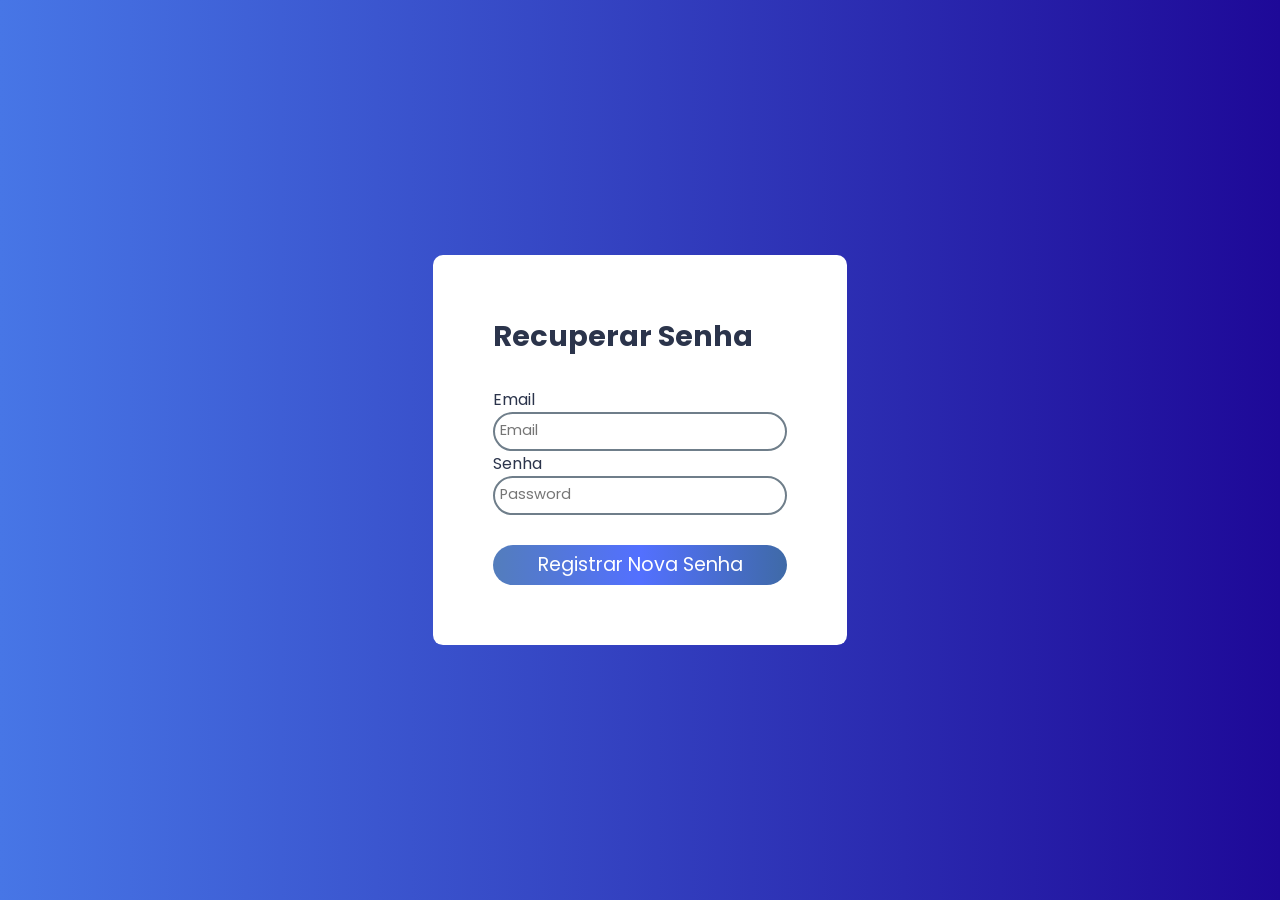
<file: ícone.prog.tcc/index.html>
<!DOCTYPE html>
<html lang="en">
<head>
    <meta charset="UTF-8">
    <meta http-equiv="X-UA-Compatible" content="IE=edge">
    <meta name="viewport" content="width=device-width, initial-scale=1.0">
    <link rel="stylesheet" href="style2.css">
    <title>Recuperar Senha</title>
</head>
<body>
    <div id="form">
        <form action="">
            <h2 class="title">Recuperar Senha</h2>
            <label for="email">Email</label>
            <div class="input">
                <i class="fa-solid fa-envelope"></i>
                <input id="email" name="email" placeholder="Email" type="text" required pattern="[a-z0-9._%+-]+@[a-z0-9.-]+\.[a-z]{2,}$/">
            </div>
            <label for="senha">Senha</label>
            <div class="input">
                <i class="fa-solid fa-lock"></i>
                <input id="senha" name="senha" placeholder="Password" type="password" required>
            </div>
            <div id="btn">
                <button type="submit">Registrar Nova Senha</button>
            </div>
        </form>
    </div>
     <script>
        document.addEventListener('DOMContentLoaded', function() {

            const togglePassword = document.querySelector('.toggle-password');
            const passwordInput = document.querySelector('#password');
            
            togglePassword.addEventListener('click', function() {
                const type = passwordInput.getAttribute('type') === 'password' ? 'text' : 'password';
                passwordInput.setAttribute('type', type);
                
                this.classList.toggle('fa-eye');
                this.classList.toggle('fa-eye-slash');
            });

            const emailInput = document.getElementById('email');
            const emailPattern = /[a-z0-9._%+-]+@[a-z0-9.-]+\.[a-z]{2,}$/;
            
            emailInput.addEventListener('input', function() {
                if (this.value && !emailPattern.test(this.value)) {
                    this.setCustomValidity('Digite um email válido (ex: usuario@gmail.com)');
                } else {
                    this.setCustomValidity('');
                }
            });
        });

        function handleLogin(event) {
            event.preventDefault();
            
            const email = document.getElementById('email').value;
            const password = document.getElementById('password').value;
            
        }

        function getInitialsFromEmail(email) {
            const namePart = email.split('@')[0].toUpperCase();
            const parts = namePart.split('.');
            let initials = parts[0][0];
            
            if (parts.length > 1) {
                initials += parts[1][0];
            } else {
                initials += namePart[1] || '';
            }
            
        }
    </script>
</body>
</html>
</file>
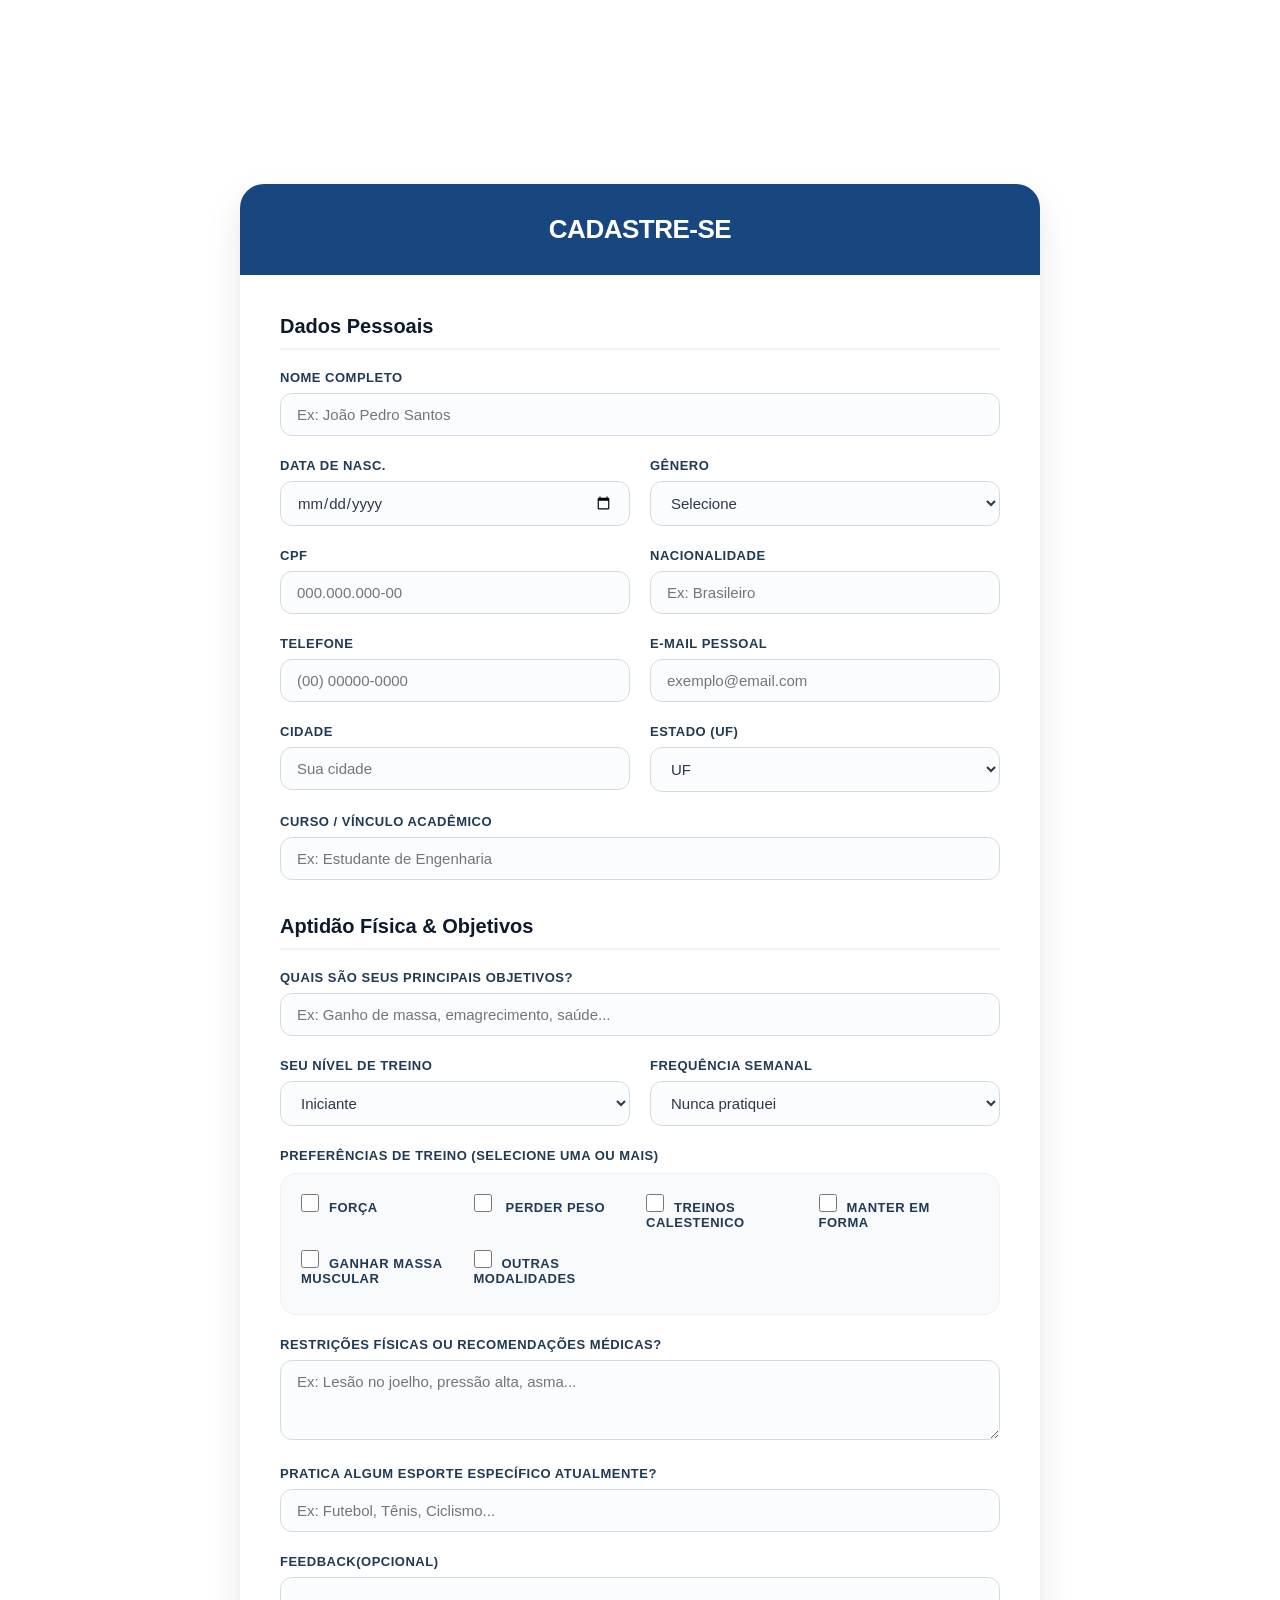
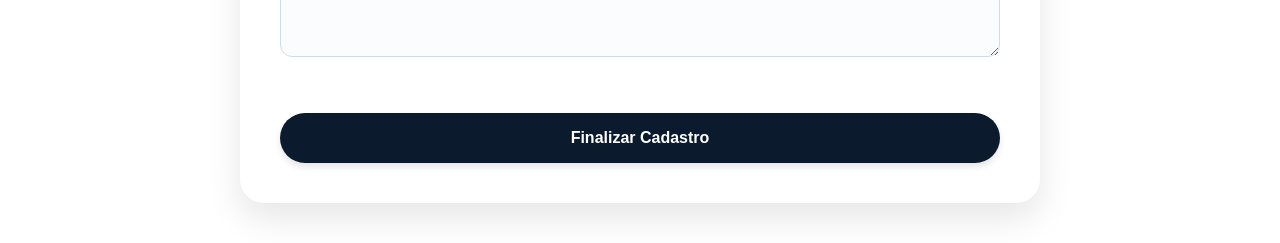
<file: ícone.prog.tcc/cadastrese.html>
<!DOCTYPE html>
<html lang="pt-BR">
<head>
    <meta charset="UTF-8" />
    <meta name="viewport" content="width=device-width, initial-scale=1.0" />
    <title>Cadastro</title>

    <link rel="stylesheet" href="https://cdnjs.cloudflare.com/ajax/libs/font-awesome/6.4.0/css/all.min.css">
    <style>
    
        * {
            margin: 0;
            padding: 0;
            box-sizing: border-box;
        }

        body::before {
            content: "";
            position: fixed;
            top: 0;
            left: 0;
            width: 100%;
            height: 100%;
            background-image: url('https://images.unsplash.com/photo-1534438327276-14e5300c3a48?auto=format&fit=crop&w=1920&q=80');
            background-size: cover;
            background-position: center;
            background-attachment: fixed;
            filter: grayscale(100%) brightness(40%); /* Fundo em preto e branco e levemente escurecido */
            z-index: -1;
        }

        body {
            font-family: Arial, Helvetica, sans-serif;
            display: flex;
            justify-content: center;
            align-items: center;
            min-height: 100vh;
            padding: 40px 20px;
            overflow-x: hidden;
        }

        /* Container Principal para centralizar ambos os estados */
        .main-wrapper {
            width: 100%;
            max-width: 800px;
        }

.logo {
        filter: brightness(0) invert(1); 
        align-items: center;

}

        .form-box {
            background: transparent;
            width: 100%;
            border-radius: 24px;
            box-shadow: 0 15px 35px rgba(0, 0, 0, 0.1);
            overflow: hidden;
            transition: 0.5s;
        }

        .form-header {
            background: #18467f;
            color: white;
            padding: 30px 40px;
            text-align: center;
        }

        .form-header h1 {
            font-size: 26px;
            font-weight: 700;
            letter-spacing: -0.5px;
            text-transform: uppercase;
        }

        .form-header p {
            font-size: 15px;
            opacity: 0.8;
            margin-top: 6px;
        }

        .form-content {
            padding: 40px;
        }

        .form-content h2, 
        .form-content h3 {
            font-size: 20px;
            color: #0b1a2c;
            margin-bottom: 20px;
            padding-bottom: 10px;
            border-bottom: 2px solid #f0f4f8;
            display: flex;
            align-items: center;
        }
        
        .form-content h3 {
            margin-top: 35px;
        }

        .campo {
            margin-bottom: 22px;
        }

        .campo label {
            display: block;
            font-size: 13px;
            font-weight: 700;
            color: #1f3a54;
            margin-bottom: 8px;
            text-transform: uppercase;
            letter-spacing: 0.5px;
        }

        .campo input[type="text"],
        .campo input[type="date"],
        .campo input[type="tel"],
        .campo input[type="email"],
        .campo select,
        .campo textarea {
            width: 100%;
            padding: 12px 16px;
            border: 1px solid #d1dbe5;
            border-radius: 12px;
            font-size: 15px;
            background: #fafcfe;
            transition: all 0.2s ease;
            font-family: inherit;
            color: #2d3748;
        }

        .campo textarea {
            resize: vertical;
            min-height: 80px;
        }

        .campo input:focus,
        .campo select:focus,
        .campo textarea:focus {
            outline: none;
            border-color: #3182ce;
            box-shadow: 0 0 0 3px rgba(49, 130, 206, 0.15);
            background: white;
        }

        .linha-dupla {
            display: grid;
            grid-template-columns: 1fr 1fr;
            gap: 20px;
        }

        .opcoes-grid {
            display: grid;
            grid-template-columns: repeat(auto-fill, minmax(160px, 1fr));
            gap: 12px;
            margin-top: 10px;
            background: #f8fafc;
            padding: 20px;
            border-radius: 16px;
            border: 1px solid #edf2f7;
        }

        .opcao-item {
            display: flex;
            align-items: center;
            cursor: pointer;
            font-size: 14px;
            color: #4a5568;
            user-select: none;
        }

        .opcao-item input {
            margin-right: 10px;
            width: 18px;
            height: 18px;
            cursor: pointer;
            accent-color: #0b1a2c;
        }

        .opcao-item:hover {
            color: #0b1a2c;
        }

        @media (max-width: 600px) {
            .linha-dupla {
                grid-template-columns: 1fr;
                gap: 0;
            }
            .form-content {
                padding: 25px;
            }
        }

        .btn-salvar {
            background: #0b1a2c;
            color: white;
            border: none;
            padding: 16px 24px;
            border-radius: 50px;
            font-size: 16px;
            font-weight: 700;
            width: 100%;
            cursor: pointer;
            margin-top: 30px;
            transition: all 0.3s ease;
            box-shadow: 0 4px 6px rgba(0, 0, 0, 0.1);
        }

        .btn-salvar:hover {
            background: #1a3450;
            transform: translateY(-2px);
            box-shadow: 0 8px 15px rgba(11, 26, 44, 0.2);
        }

        .btn-salvar:active {
            transform: scale(0.98);
        }

        /* ESTILOS DA NOVA PÁGINA (ACADEMIA) */
        #academia-page {
            display: none;
            background: white;
            border-radius: 24px;
            box-shadow: 0 15px 35px rgba(0, 0, 0, 0.1);
            overflow: hidden;
            animation: slideUp 0.8s ease;
        }

        @keyframes slideUp {
            from { opacity: 0; transform: translateY(30px); }
            to { opacity: 1; transform: translateY(0); }
        }

        .hero-academia {
            background: linear-gradient(rgba(11, 26, 44, 0.85), rgba(11, 26, 44, 0.85)), url('https://images.unsplash.com/photo-1534438327276-14e5300c3a48?auto=format&fit=crop&w=1000&q=80');
            background-size: cover;
            background-position: center;
            padding: 60px 40px;
            color: white;
            text-align: center;
        }

        .hero-academia h2 { font-size: 32px; margin-bottom: 10px; text-transform: uppercase; }
        .hero-academia p { font-size: 16px; opacity: 0.9; }

        .cards-servicos {
            display: grid;
            grid-template-columns: repeat(auto-fit, minmax(220px, 1fr));
            gap: 20px;
            padding: 40px;
        }

        .card-servico {
            background: #f8fafc;
            padding: 30px 20px;
            border-radius: 20px;
            text-align: center;
            transition: 0.3s;
            border: 1px solid #edf2f7;
        }

        .card-servico:hover { transform: translateY(-8px); box-shadow: 0 10px 20px rgba(0,0,0,0.05); }
        .card-servico i { font-size: 40px; color: #3182ce; margin-bottom: 15px; }
        .card-servico h4 { color: #0b1a2c; margin-bottom: 10px; }
        .card-servico p { font-size: 14px; color: #4a5568; line-height: 1.5; }

        /* ALERTA CUSTOMIZADO */
        .custom-alert {
            position: fixed;
            top: 20px;
            right: 20px;
            background: #2f855a;
            color: white;
            padding: 16px 24px;
            border-radius: 12px;
            box-shadow: 0 10px 25px rgba(0,0,0,0.2);
            display: flex;
            align-items: center;
            gap: 12px;
            transform: translateX(150%);
            transition: 0.6s cubic-bezier(0.68, -0.55, 0.265, 1.55);
            z-index: 9999;
        }

        .custom-alert.show { transform: translateX(0); }
    </style>
</head>
<body>

    <!-- Alerta de Sucesso -->
    <div id="alertSuccess" class="custom-alert">
        <i class="fas fa-check-circle fa-lg"></i>
        <span>Cadastro realizado com sucesso! Bem-vindo ao AEROFITNESS.</span>
    </div>

    <div class="main-wrapper">

        <div class="logo">
            <img src="Protótipo_TCC__3.png" alt="logo">
        </div>
        
        <!-- FORMULÁRIO (Mantido Intacto) -->
        <div id="form-container">
            <div class="form-box">
                <div class="form-header">
                    <h1>Cadastre-se</h1>
                </div>

                <div class="form-content">
                    <form id="formAcademico">
                        
                        <h2>Dados Pessoais</h2>

                        <div class="campo">
                            <label for="nome">Nome completo</label>
                            <input type="text" id="nome" name="nome" placeholder="Ex: João Pedro Santos" required>
                        </div>

                        <div class="linha-dupla">
                            <div class="campo">
                                <label for="nascimento">Data de nasc.</label>
                                <input type="date" id="nascimento" name="nascimento" required>
                            </div>
                            <div class="campo">
                                <label for="genero">Gênero</label>
                                <select id="genero" name="genero">
                                    <option value="" disabled selected>Selecione</option>
                                    <option value="Feminino">Feminino</option>
                                    <option value="Masculino">Masculino</option>
                                    <option value="Prefiro não informar">Prefiro não informar</option>
                                    <option value="Outro">Outro</option>
                                </select>
                            </div>
                        </div>

                        <div class="linha-dupla">
                            <div class="campo">
                                <label for="cpf">CPF</label>
                                <input type="text" id="cpf" name="cpf" placeholder="000.000.000-00">
                            </div>
                            <div class="campo">
                                <label for="nacionalidade">Nacionalidade</label>
                                <input type="text" id="nacionalidade" name="nacionalidade" placeholder="Ex: Brasileiro">
                            </div>
                        </div>

                        <div class="linha-dupla">
                            <div class="campo">
                                <label for="telefone">Telefone</label>
                                <input type="tel" id="telefone" name="telefone" placeholder="(00) 00000-0000">
                            </div>
                            <div class="campo">
                                <label for="email">E-mail pessoal</label>
                                <input type="email" id="email" name="email" placeholder="exemplo@email.com" required>
                            </div>
                        </div>

                        <div class="linha-dupla">
                            <div class="campo">
                                <label for="cidade">Cidade</label>
                                <input type="text" id="cidade" name="cidade" placeholder="Sua cidade">
                            </div>
                            <div class="campo">
                                <label for="estado">Estado (UF)</label>
                                <select id="estado" name="estado">
                                    <option value="" disabled selected>UF</option>
                                    <option value="AC">AC</option><option value="AL">AL</option><option value="AP">AP</option>
                                    <option value="AM">AM</option><option value="BA">BA</option><option value="CE">CE</option>
                                    <option value="DF">DF</option><option value="ES">ES</option><option value="GO">GO</option>
                                    <option value="MA">MA</option><option value="MT">MT</option><option value="MS">MS</option>
                                    <option value="MG">MG</option><option value="PA">PA</option><option value="PB">PB</option>
                                    <option value="PR">PR</option><option value="PE">PE</option><option value="PI">PI</option>
                                    <option value="RJ">RJ</option><option value="RN">RN</option><option value="RS">RS</option>
                                    <option value="RO">RO</option><option value="RR">RR</option><option value="SC">SC</option>
                                    <option value="SP">SP</option><option value="SE">SE</option><option value="TO">TO</option>
                                </select>
                            </div>
                        </div>

                        <div class="campo">
                            <label for="curso">Curso / Vínculo Acadêmico</label>
                            <input type="text" id="curso" name="curso" placeholder="Ex: Estudante de Engenharia">
                        </div>

                        <h3>Aptidão Física & Objetivos</h3>
                
                        <div class="campo">
                            <label for="objetivos">Quais são seus principais objetivos?</label>
                            <input type="text" id="objetivos" name="objetivos" placeholder="Ex: Ganho de massa, emagrecimento, saúde..." required>
                        </div>

                        <div class="linha-dupla">
                            <div class="campo">
                                <label for="nivel_treino">Seu nível de treino</label>
                                <select id="nivel_treino" name="nivel_treino">
                                    <option value="inicio">Iniciante</option>
                                    <option value="intermediario">Intermediário</option>
                                    <option value="pre-avançado">Pré-avançado</option>
                                    <option value="avançado">Avançado</option>
                                </select>
                            </div>
                            <div class="campo">
                                <label for="frequencia">Frequência Semanal</label>
                                <select id="frequencia" name="frequencia">
                                    <option value="sedentario">Nunca pratiquei</option>
                                    <option value="recente">Comecei recentemente</option>
                                    <option value="regular">2 a 3 vezes por semana</option>
                                    <option value="atleta">Todos os dias</option>
                                </select>
                            </div>
                        </div>

                        <div class="campo">
                            <label>Preferências de Treino (Selecione uma ou mais)</label>
                            <div class="opcoes-grid">
                                <label class="opcao-item"><input type="checkbox" name="preferencia" value="musculacao">Força</label>
                                <label class="opcao-item"><input type="checkbox" name="preferencia" value="cardio"> Perder peso</label>
                                <label class="opcao-item"><input type="checkbox" name="preferencia" value="funcional">Treinos calestenico</label>
                                <label class="opcao-item"><input type="checkbox" name="preferencia" value="crossfit">Manter em forma</label>
                                <label class="opcao-item"><input type="checkbox" name="preferencia" value="yoga">Ganhar massa muscular</label>
                                <label class="opcao-item"><input type="checkbox" name="preferencia" value="natacao">Outras modalidades</label>
                            </div>
                        </div>

                        <div class="campo">
                            <label for="restricoes">Restrições físicas ou recomendações médicas?</label>
                            <textarea id="restricoes" name="restricoes" placeholder="Ex: Lesão no joelho, pressão alta, asma..."></textarea>
                        </div>

                        <div class="campo">
                            <label for="esporte_especifico">Pratica algum esporte específico atualmente?</label>
                            <input type="text" id="esporte_especifico" name="esporte_especifico" placeholder="Ex: Futebol, Tênis, Ciclismo...">
                        </div>

                        <div class="campo">
                            <label for="feedback">Feedback(opcional)</label>
                            <textarea id="feedback" name="feedback" placeholder=""></textarea>
                        </div>
                        
                        <button type="submit" class="btn-salvar">Finalizar Cadastro</button>
                    </form>
                </div>
            </div>
        </div>

        <!-- NOVA PÁGINA (ACADEMIA) -->
        <div id="academia-page">
            <div class="hero-academia">
                <h2>BEM-VINDO À AERO FITNESS, <span id="user-name-display">ATLETA</span>!</h2>
                <p>Seu cadastro foi processado. Prepare-se para transformar seu corpo e mente.</p>
            </div>
            
            <div class="cards-servicos">
                <div class="card-servico">
                    <i class="fas fa-clipboard-list"></i>
                    <h4>Minha Ficha</h4>
                    <p>Acesse seu plano de treino personalizado baseado nos seus objetivos.</p>
                </div>
                <div class="card-servico">
                    <i class="fas fa-dumbbell"></i>
                    <h4>Equipamentos</h4>
                    <p>Conheça nossa estrutura de ponta e as áreas de treino livre.</p>
                </div>
                <div class="card-servico">
                    <i class="fas fa-heartbeat"></i>
                    <h4>Acompanhamento</h4>
                    <p>Agende sua avaliação física mensal com nossos especialistas.</p>
                </div>
            </div>

            <div style="padding: 0 40px 40px; text-align: center;">
                <button class="btn-salvar" style="max-width: 300px;" onclick="location.reload()">Voltar ao Cadastro</button>
            </div>
        </div>

    </div>

    <script>
</file>
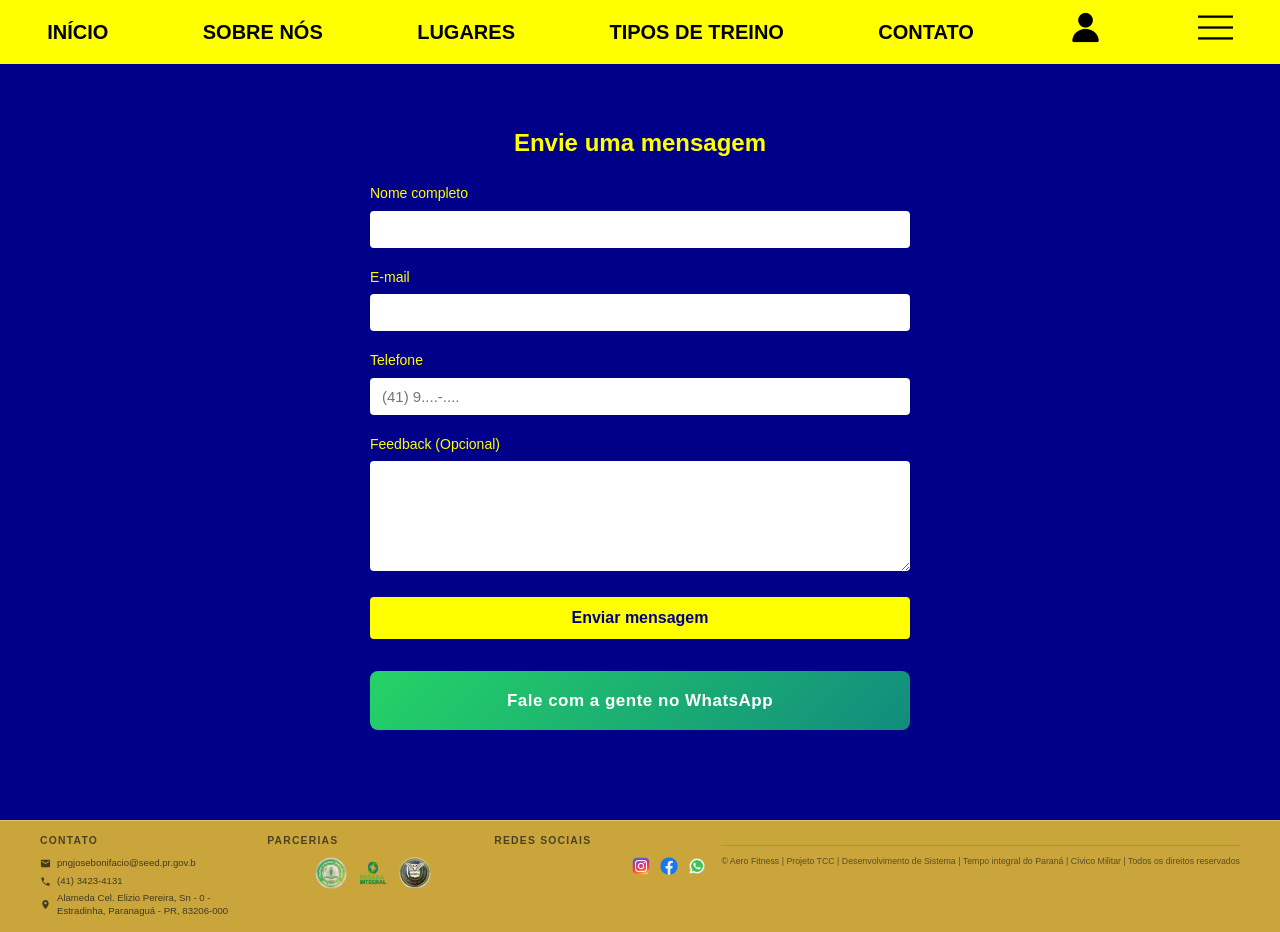
<file: ícone.prog.tcc/contato.html>
<!DOCTYPE html>
<html lang="pt-br">
<head>
    <meta charset="UTF-8">
    <meta name="viewport" content="width=device-width, initial-scale=1.0">
    <title>Contato</title>
    <link rel="stylesheet" href="contato.css">
</head>
<body>
    <nav>
        <div class="barra">
            <ul>
                <li class="active"><a href="Início.html">INÍCIO</a></li>
                <li class="has-submenu">
                    <a href="sobrenos.html">SOBRE NÓS</a>
                </li>
                <li class="active"><a href="localizacao.html">LUGARES</a></li>
                <li class="active"><a href="">TIPOS DE TREINO</a></li>
                <li class="active"><a href="">CONTATO</a></li>
                <li class="usuario">
                    <a href="login02.html" id="userLink"><img src="user.png" alt="Usuário"></a>
                </li>
                <li class="config">
                    <img src="tres.png" alt="Configurações">
                    <div class="sub-conf">
                        <ul>
                            <li><a href="">GOOGLE TRADUTOR</a></li>
                            <li><a href="">LOCALIZAÇÃO</a></li>
                            <li><a href="">DOCS TCC</a></li>
                            <li><a href="">CRONOGRAMA</a></li>
                            <li><a href="">PROTÓTIPO AERO FITNESS</a></li>
                            <li><a href="">ADICIONAIS</a></li>
                        </ul>
                    </div>
                </li>
            </ul>
        </div>
    </nav>
    
    <section class="content">
        <div class="contato-grid">
            <div class="form-box">
                <h2>Envie uma mensagem</h2>
                <form id="contatoForm">
                    <div class="form-group">
                        <label for="nome">Nome completo</label>
                        <input type="text" id="nome" name="nome" required>
                    </div>
                    <div class="form-group">
                        <label for="email">E-mail</label>
                        <input type="email" id="email" name="email" required>
                    </div>
                    <div class="form-group">
                        <label for="telefone">Telefone</label>
                        <input type="tel" id="telefone" name="telefone" placeholder="(41) 9....-...." required>
                    </div>
                    <div class="form-group">
                        <label for="observacao">Feedback (Opcional)</label>
                        <textarea id="observacao" name="observacao"></textarea>
                    </div>
                    <button type="submit" class="submit-btn">Enviar mensagem</button>
                    <p id="formStatus"></p>
                </form>
                
                <a href="https://wa.me/554134234131" class="whats-btn" target="_blank">
                    Fale com a gente no WhatsApp
                </a>
            </div>
        </div>
    </section>

     <footer>
    <footer class="site-footer">
        <div class="footer-container">
            <div class="footer-section contact-section">
                <h3>CONTATO</h3>
                <ul class="contact-list">
                    <li><img src="data:image/svg+xml,%3Csvg xmlns='http://www.w3.org/2000/svg' fill='%232c2a1e' viewBox='0 0 24 24' width='12' height='12'%3E%3Cpath d='M20 4H4c-1.1 0-1.99.9-1.99 2L2 18c0 1.1.9 2 2 2h16c1.1 0 2-.9 2-2V6c0-1.1-.9-2-2-2zm0 4l-8 5-8-5V6l8 5 8-5v2z'/%3E%3C/svg%3E" alt="email"> pngjosebonifacio@seed.pr.gov.b</li>
                    <li><img src="data:image/svg+xml,%3Csvg xmlns='http://www.w3.org/2000/svg' fill='%232c2a1e' viewBox='0 0 24 24' width='12' height='12'%3E%3Cpath d='M6.62 10.79c1.44 2.83 3.76 5.14 6.59 6.59l2.2-2.2c.27-.27.67-.36 1.02-.24 1.12.37 2.33.57 3.57.57.55 0 1 .45 1 1V20c0 .55-.45 1-1 1-9.39 0-17-7.61-17-17 0-.55.45-1 1-1h3.5c.55 0 1 .45 1 1 0 1.25.2 2.45.57 3.57.11.35.03.74-.25 1.02l-2.2 2.2z'/%3E%3C/svg%3E" alt="telefone"> (41) 3423-4131</li>
                    <li><img src="data:image/svg+xml,%3Csvg xmlns='http://www.w3.org/2000/svg' fill='%232c2a1e' viewBox='0 0 24 24' width='12' height='12'%3E%3Cpath d='M12 2C8.13 2 5 5.13 5 9c0 5.25 7 13 7 13s7-7.75 7-13c0-3.87-3.13-7-7-7zm0 9.5c-1.38 0-2.5-1.12-2.5-2.5s1.12-2.5 2.5-2.5 2.5 1.12 2.5 2.5-1.12 2.5-2.5 2.5z'/%3E%3C/svg%3E" alt="maps"> Alameda Cel. Elizio Pereira, Sn - 0 - Estradinha, Paranaguá - PR, 83206-000</li>
                </ul>
            </div>
            <div class="footer-section partnerships-section">
                <h3>PARCERIAS</h3>
                <div class="logos-wrapper">
                    <img src="1.png" alt="estadual">                   
                    <img src="img.pr.colegio.integral.png" alt="integral">   
                    <img src="icone.CECM.02.png" alt="integral">              
                </div>
            </div>  
            <div class="footer-section social-section">
                <h3>REDES SOCIAIS</h3>
                <div class="social-icons-footer">
                    <a href="https://www.instagram.com/png_cejosebonifacio/"><img src="instagram.png" alt="Instagram"></a>
                    <a href="https://web.facebook.com/people/Estadual-Jos%C3%A9-Bonif%C3%A1cio/100092219353603/?rdid=fUCPTQsftdii2f7s&share_url=https%3A%2F%2Fweb.facebook.com%2Fshare%2F17qU9QBFdE%2F%3F_rdc%3D1%26_rdr"><img src="facebook.png" alt="Facebook"></a>
                    <a href="https://api.whatsapp.com/send/?phone=554134234131&text&type=phone_number&app_absent=0"><img src="icons8-whatsapp2-48.png" alt="WhatsApp"></a>
            </div>
        </div>
        <div class="footer-bottom">
            <p>&copy; Aero Fitness | Projeto TCC | Desenvolvimento de Sistema | Tempo integral do Paraná | Cívico Militar | Todos os direitos reservados</p>
        </div>
    </footer>
</body>
</html>
</file>
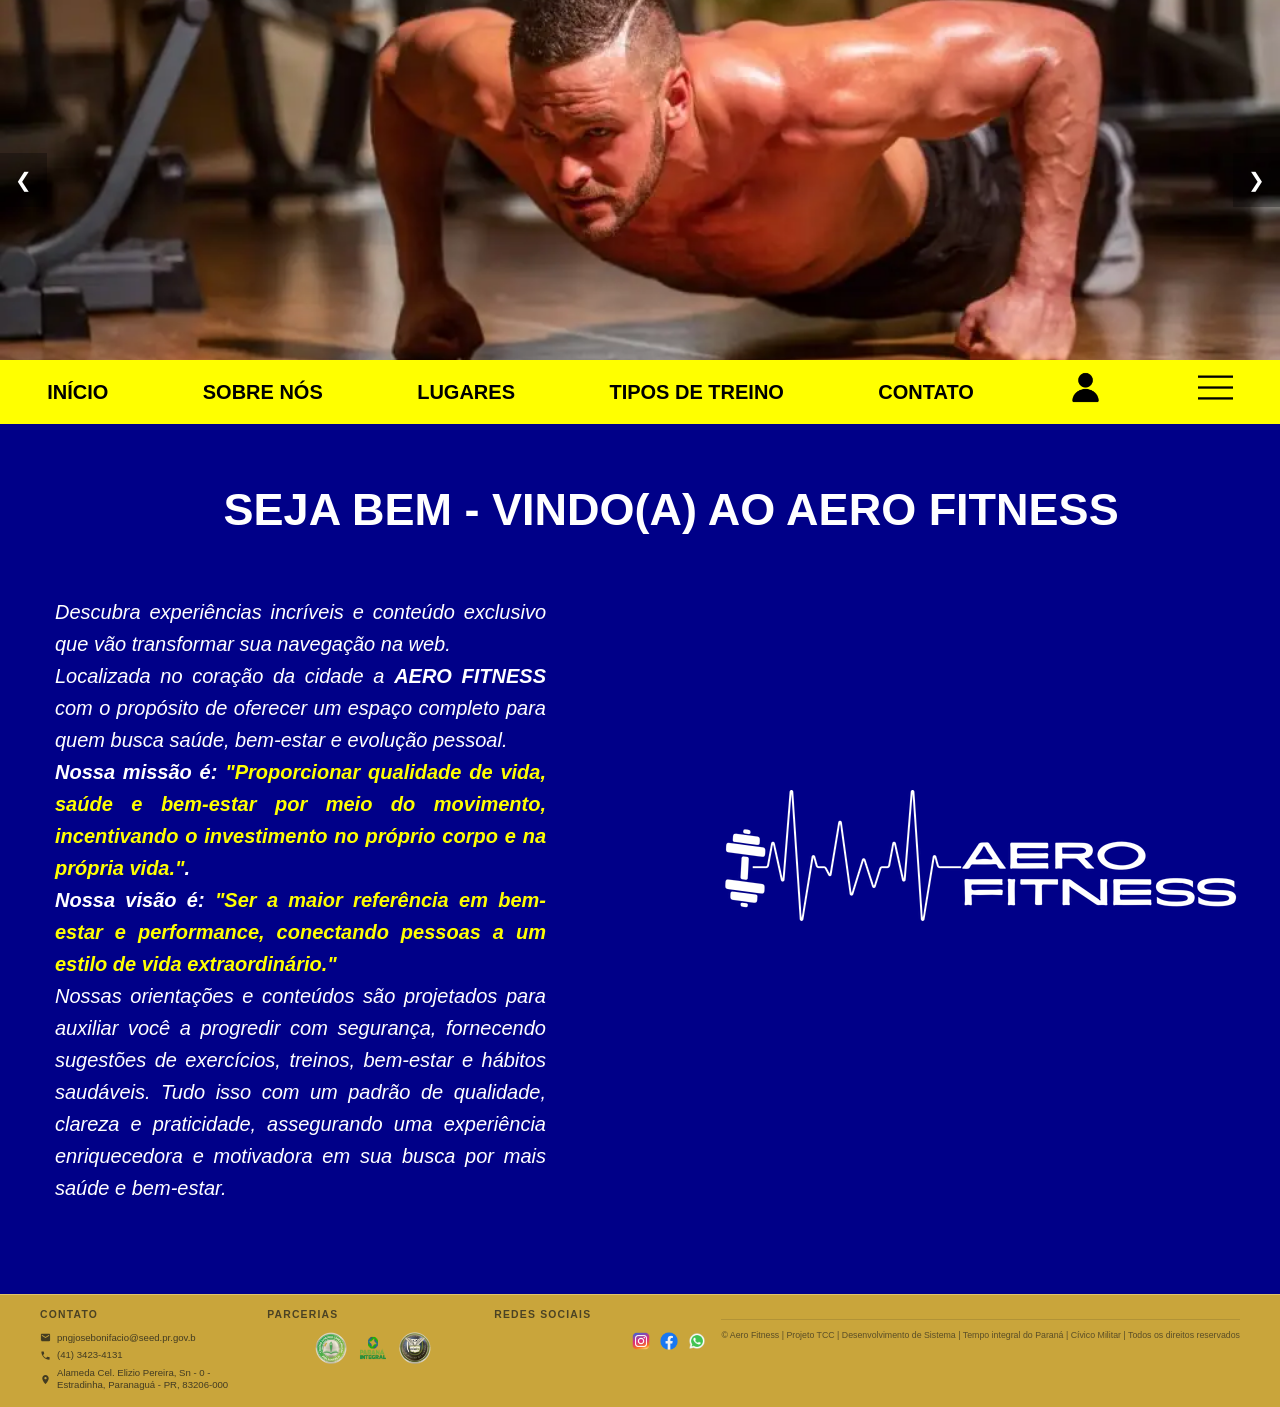
<file: ícone.prog.tcc/Início.html>
<!DOCTYPE html>
<html lang="pt-br">
<head>
    <meta charset="UTF-8">
    <meta name="viewport" content="width=device-width, initial-scale=1.0">
    <title>Aero Fitness</title>
    <link rel="stylesheet" href="Início.css">
</head>
<body>
    <header>
        <div class="carousel">
            <div class="carousel-inner">
                <div class="carousel-item active">
                    <img src="CIA-SJC-Calistenia-flexao-de-braco-Autores-GS2-Marketing-Digital-Freepik-1024x629.webp" alt="Academia 1">
                </div>
                <div class="carousel-item">
                    <img src="abre_guia_corrida.jpg" alt="Academia 2">
                </div>
                <div class="carousel-item">
                    <img src="treino.jfif" alt="Academia 3">
                </div>
                <div class="carousel-item">
                    <img src="alongue.jpg" alt="Academia 4">
                </div>
                <div class="carousel-item">
                    <img src="cal.webp" alt="Academia 5">
                </div>
                <div class="carousel-item">
                    <img src="abdomen.webp" alt="Academia 6">
                </div>
                <div class="carousel-item">
                    <img src="bichobom.jpg" alt="Academia 7">
                </div>
                <div class="carousel-item">
                    <img src="praia.avif" alt="Academia 8">
                </div>
            </div>
            
            <button class="prev" onclick="moveSlide(-1)">&#10094;</button>
            <button class="next" onclick="moveSlide(1)">&#10095;</button>
        </div>
    </header>

    <nav>
        <div class="barra">
            <ul>
                <li class="active"><a href="#">INÍCIO</a></li>
                <li class="has-submenu">
                    <a href="sobrenos.html">SOBRE NÓS</a>
                </li>
                <li class="active"><a href="localizacao.html">LUGARES</a></li>
                <li class="active"><a href="">TIPOS DE TREINO</a></li>
                <li class="active"><a href="contato.html">CONTATO</a></li>
                <li class="usuario">
                    <a href="login02.html" id="userLink"><img src="user.png" alt="Usuário"></a>
                </li>
                <li class="config">
                    <img src="tres.png" alt="Configurações">
                    <div class="sub-conf">
                        <ul>
                            <li><a href="">GOOGLE TRADUTOR</a></li>
                            <li><a href="">LOCALIZAÇÃO</a></li>
                            <li><a href="">DOCS TCC</a></li>
                            <li><a href="">CRONOGRAMA</a></li>
                            <li><a href="">PROTÓTIPO AERO FITNESS</a></li>
                            <li><a href="">ADICIONAIS</a></li>
                        </ul>
                    </div>
                </li>
            </ul>
        </div>
    </nav>
    
    <section class="welcome">
        <div class="welcome-content">
            <h1>SEJA BEM - VINDO(A) AO AERO FITNESS</h1>
            <p>Descubra experiências incríveis e conteúdo exclusivo que vão transformar sua navegação na web.</p>
            <p>Localizada no coração da cidade a <strong>AERO FITNESS</strong> com o propósito de oferecer um espaço completo para quem busca saúde, bem-estar e evolução pessoal.</p>
            
            <p id="missao" class="scroll-target"><em>Nossa missão é: <strong>"Proporcionar qualidade de vida, saúde e bem-estar por meio do movimento, incentivando o investimento no próprio corpo e na própria vida."</strong>.</em></p>
            
            <p id="visao" class="scroll-target"><em>Nossa visão é: <strong>"Ser a maior referência em bem-estar e performance, conectando pessoas a um estilo de vida extraordinário."</strong></em></p>
            
            <p>Nossas orientações e conteúdos são projetados para auxiliar você a progredir com segurança, fornecendo sugestões de exercícios, treinos, bem-estar e hábitos saudáveis. Tudo isso com um padrão de qualidade, clareza e praticidade, assegurando uma experiência enriquecedora e motivadora em sua busca por mais saúde e bem-estar.</p>
        </div>
        <div class="main">
            <div class="logo">
                <img src="Protótipo_TCC__3.png" alt="Logo">
            </div>
        </div>
    </section> 

    

    <script>
        let currentSlide = 0;
        const slides = document.querySelectorAll('.carousel-item');
        const totalSlides = slides.length;

        function moveSlide(direction) {
            slides[currentSlide].classList.remove('active');
            currentSlide = (currentSlide + direction + totalSlides) % totalSlides;
            slides[currentSlide].classList.add('active');
        }

        setInterval(() => {
            moveSlide(1);
        }, 5000);

        document.addEventListener('DOMContentLoaded', function() {
            updateUserIcon();
        });

        function updateUserIcon() {
            const userLink = document.getElementById('userLink');
            const savedUser = localStorage.getItem('loggedInUser');
            
            if (savedUser) {
                try {
                    const user = JSON.parse(savedUser);
                    if (user.loggedIn && user.initials) {
                        userLink.innerHTML = `<span class="user-initials">${user.initials}</span>`;
                        userLink.href = '#';
                        userLink.title = `Olá, ${user.email}`;
                        
                        userLink.onclick = function(e) {
                            e.preventDefault();
                            if (confirm('Deseja fazer logout?')) {
                                localStorage.removeItem('loggedInUser');
                                location.reload();
                            }
                        };
                    }
                } catch (e) {
                    console.error('Erro ao ler dados do usuário:', e);
                }
            }
        }
    </script>
    <footer>
    <footer class="site-footer">
        <div class="footer-container">
            <div class="footer-section contact-section">
                <h3>CONTATO</h3>
                <ul class="contact-list">
                    <li><img src="data:image/svg+xml,%3Csvg xmlns='http://www.w3.org/2000/svg' fill='%232c2a1e' viewBox='0 0 24 24' width='12' height='12'%3E%3Cpath d='M20 4H4c-1.1 0-1.99.9-1.99 2L2 18c0 1.1.9 2 2 2h16c1.1 0 2-.9 2-2V6c0-1.1-.9-2-2-2zm0 4l-8 5-8-5V6l8 5 8-5v2z'/%3E%3C/svg%3E" alt="email"> pngjosebonifacio@seed.pr.gov.b</li>
                    <li><img src="data:image/svg+xml,%3Csvg xmlns='http://www.w3.org/2000/svg' fill='%232c2a1e' viewBox='0 0 24 24' width='12' height='12'%3E%3Cpath d='M6.62 10.79c1.44 2.83 3.76 5.14 6.59 6.59l2.2-2.2c.27-.27.67-.36 1.02-.24 1.12.37 2.33.57 3.57.57.55 0 1 .45 1 1V20c0 .55-.45 1-1 1-9.39 0-17-7.61-17-17 0-.55.45-1 1-1h3.5c.55 0 1 .45 1 1 0 1.25.2 2.45.57 3.57.11.35.03.74-.25 1.02l-2.2 2.2z'/%3E%3C/svg%3E" alt="telefone"> (41) 3423-4131</li>
                    <li><img src="data:image/svg+xml,%3Csvg xmlns='http://www.w3.org/2000/svg' fill='%232c2a1e' viewBox='0 0 24 24' width='12' height='12'%3E%3Cpath d='M12 2C8.13 2 5 5.13 5 9c0 5.25 7 13 7 13s7-7.75 7-13c0-3.87-3.13-7-7-7zm0 9.5c-1.38 0-2.5-1.12-2.5-2.5s1.12-2.5 2.5-2.5 2.5 1.12 2.5 2.5-1.12 2.5-2.5 2.5z'/%3E%3C/svg%3E" alt="maps"> Alameda Cel. Elizio Pereira, Sn - 0 - Estradinha, Paranaguá - PR, 83206-000</li>
                </ul>
            </div>
            <div class="footer-section partnerships-section">
                <h3>PARCERIAS</h3>
                <div class="logos-wrapper">
                    <img src="1.png" alt="estadual">                   
                    <img src="img.pr.colegio.integral.png" alt="integral">   
                    <img src="icone.CECM.02.png" alt="integral">              
                </div>
            </div>
            <div class="footer-section social-section">
                <h3>REDES SOCIAIS</h3>
                <div class="social-icons-footer">
                    <a href="https://www.instagram.com/png_cejosebonifacio/"><img src="instagram.png" alt="Instagram"></a>
                    <a href="https://web.facebook.com/people/Estadual-Jos%C3%A9-Bonif%C3%A1cio/100092219353603/?rdid=fUCPTQsftdii2f7s&share_url=https%3A%2F%2Fweb.facebook.com%2Fshare%2F17qU9QBFdE%2F%3F_rdc%3D1%26_rdr"><img src="facebook.png" alt="Facebook"></a>
                    <a href="https://api.whatsapp.com/send/?phone=554134234131&text&type=phone_number&app_absent=0"><img src="icons8-whatsapp2-48.png" alt="WhatsApp"></a>
            </div>
        </div>
        <div class="footer-bottom">
            <p>&copy; Aero Fitness | Projeto TCC | Desenvolvimento de Sistema | Tempo integral do Paraná | Cívico Militar | Todos os direitos reservados</p>
        </div>
    </footer>
</body>
</html>
</file>
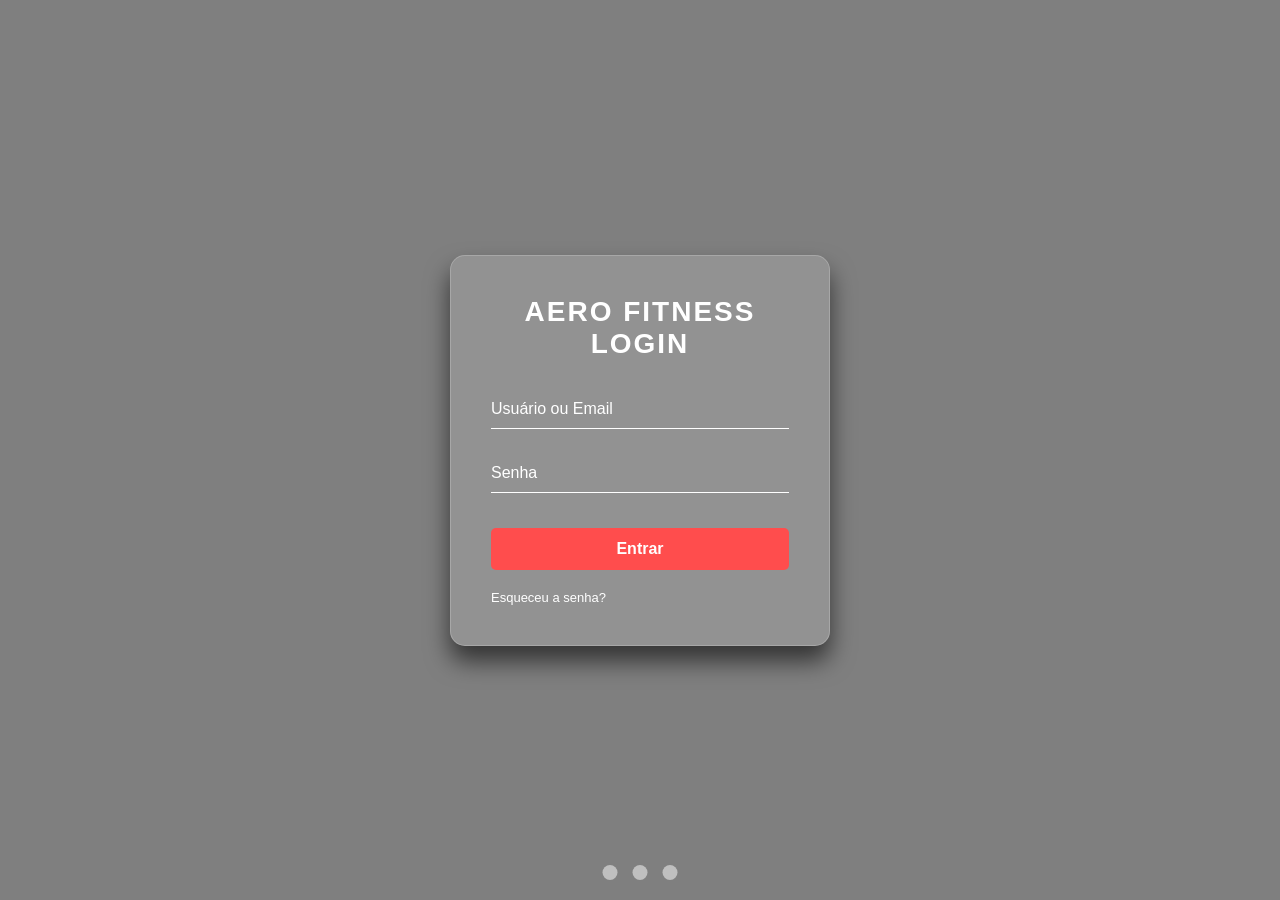
<file: ícone.prog.tcc/login.html>
<!DOCTYPE html>
<html lang="pt-br">
<head>
    <meta charset="UTF-8">
    <meta name="viewport" content="width=device-width, initial-scale=1.0">
    <title>Academia Fit - Login</title>
    <style>
        /* --- Reset Básico --- */
        * {
            margin: 0;
            padding: 0;
            box-sizing: border-box;
            font-family: 'Segoe UI', Tahoma, Geneva, Verdana, sans-serif;
        }

        body {
            height: 100vh;
            overflow: hidden;
            display: flex;
            justify-content: center;
            align-items: center;
        }

        /* --- FUNDO CARROSSEL --- */
        .slider-container {
            position: absolute;
            top: 0;
            left: 0;
            width: 100%;
            height: 100%;
            z-index: -1;
            overflow: hidden;
        }

        .slide-radio { display: none; }

        .slide {
            position: absolute;
            top: 0;
            left: 0;
            width: 100%;
            height: 100%;
            background-size: cover;
            background-position: center;
            opacity: 0;
            transition: opacity 1s ease-in-out;
        }

        .slide-1 { background-image: url('https://images.unsplash.com/photo-1534438327276-14e5300c3a48?q=80&w=1470&auto=format&fit=crop'); }
        .slide-2 { background-image: url('https://images.unsplash.com/photo-1517836357463-d25dfeac3438?q=80&w=1470&auto=format&fit=crop'); }
        .slide-3 { background-image: url('https://images.unsplash.com/photo-1571019614242-c5c5dee9f50b?q=80&w=1470&auto=format&fit=crop'); }

        .overlay {
            position: absolute;
            top: 0;
            left: 0;
            width: 100%;
            height: 100%;
            background: rgba(0, 0, 0, 0.5);
            z-index: 0;
        }

        /* Lógica Carrossel */
        #slide1:checked ~ .slides .slide-1 { opacity: 1; }
        #slide2:checked ~ .slides .slide-2 { opacity: 1; }
        #slide3:checked ~ .slides .slide-3 { opacity: 1; }

        .controls {
            position: absolute;
            bottom: 20px;
            left: 50%;
            transform: translateX(-50%);
            z-index: 10;
            display: flex;
            gap: 15px;
        }

        .btn-label {
            width: 15px;
            height: 15px;
            background-color: rgba(255, 255, 255, 0.5);
            border-radius: 50%;
            cursor: pointer;
            transition: 0.3s;
        }

        .btn-label:hover {
        background-color: #fff; 
        transform: scale(1.2);
        }

        /* --- FORMULÁRIOS (Estilo Glassmorphism) --- */
        .form-box {
            position: relative;
            z-index: 1;
            width: 380px;
            padding: 40px;
            background: rgba(255, 255, 255, 0.15);
            backdrop-filter: blur 5px;
            -webkit-backdrop-filter: blur 10px ;
            border: 1px solid rgba(255, 255, 255, 0.2);
            border-radius: 15px;
            box-shadow: 0 15px 25px rgba(0, 0, 0, 0.6);
            color: #fff;
            display: none; /* Esconde todas as telas inicialmente */
            animation: fadeIn 0.5s ease;
        }

        @keyframes fadeIn {
            from { opacity: 0; transform: translateY(20px); }
            to { opacity: 1; transform: translateY(0); }
        }

        .form-box h2 {
            margin-bottom: 30px;
            font-size: 28px;
            text-transform: uppercase;
            letter-spacing: 2px;
            text-align: center;
        }

        .input-group {
            position: relative;
            margin-bottom: 25px;
        }

        .input-group input {
            width: 100%;
            padding: 10px 0;
            font-size: 16px;
            color: #fff;
            border: none;
            border-bottom: 1px solid #fff;
            outline: none;
            background: transparent;
            transition: 0.3s;
        }

        .input-group label {
            position: absolute;
            top: 0;
            left: 0;
            padding: 10px 0;
            font-size: 16px;
            color: #fff;
            pointer-events: none;
            transition: 0.3s;
        }

        .input-group input:focus ~ label,
        .input-group input:valid ~ label {
            top: -20px;
            left: 0;
            color: #ff4d4d;
            font-size: 12px;
        }

        .submit-btn {
            width: 100%;
            padding: 12px 20px;
            background-color: #ff4d4d;
            color: #fff;
            border: none;
            border-radius: 5px;
            cursor: pointer;
            font-size: 16px;
            font-weight: bold;
            transition: 0.3s;
            margin-top: 10px;
        }

        .submit-btn:hover {
            background-color: #ff3333;
            box-shadow: 0 0 10px #ff4d4d;
        }

        .links {
            margin-top: 25px;
            font-size: 14px;
            text-align: center;
        }

        .links a {
            color: #fff;
            text-decoration: none;
            margin: 0 5px;
        }

        .links a:hover {
            text-decoration: underline;
            color: #ff4d4d;
        }

        .back-link {
            display: block;
            text-align: center;
            margin-top: 15px;
            font-size: 14px;
            color: #ccc;
            cursor: pointer;
        }
        
        .back-link:hover { 
            color: #fff;
        }

        /* --- LÓGICA DE TROCA DE TELAS (Radio Hack) --- */
        /* Controls internos para navegar entre formulários */
        .nav-radio { display: none; }

        /* Mostra a tela conforme radio checado */
        #tela-login:checked ~ .login-box { display: block; }
        #tela-esquecer:checked ~ .esqueci-box { display: block; }
        #tela-cadastrar:checked ~ .cadastro-box { display: block; }

        /* Labels invisíveis para controlar a troca (não precisaremos delas visíveis) */
        
        .alternativas {
            display: flex;
            justify-content: space-between;
            margin-top: 20px;
            font-size: 13px;
        }

        .alternativas label {
            cursor: pointer;
            color: #fff;
            text-decoration: none;
        }

        .alternativas label:hover {
            text-decoration: underline;
            color: #ff4d4d;
        }

        /* Estilo específico para botão Voltar */
        .voltar-btn {
            background: transparent;
            border: 1px solid #fff;
            margin-top: 10px;
        }
        
        .voltar-btn:hover {
            background: rgba(255,255,255,0.1);
            box-shadow: none;
        }

    </style>
</head>
<body>

    <!-- --- CONTROLE DO FUNDO CARROSSEL --- -->
    <div class="slider-container">
        <input type="radio" name="slider" id="slide1" checked class="slide-radio">
        <input type="radio" name="slider" id="slide2" class="slide-radio">
        <input type="radio" name="slider" id="slide3" class="slide-radio">

        <div class="slides">
            <div class="slide slide-1"></div>
            <div class="slide slide-2"></div>
            <div class="slide slide-3"></div>
        </div>

        <div class="overlay"></div>

        <div class="controls">
            <label for="slide1" class="btn-label"></label>
            <label for="slide2" class="btn-label"></label>
            <label for="slide3" class="btn-label"></label>
        </div>
    </div>

    <!-- --- CONTROLE DE NAVEGAÇÃO DAS TELAS (Escondido) --- -->
    <input type="radio" name="navegacao" id="tela-login" checked class="nav-radio">
    <input type="radio" name="navegacao" id="tela-esquecer" class="nav-radio">
    <input type="radio" name="navegacao" id="tela-cadastrar" class="nav-radio">

    <!-- ==================== TELA 1: LOGIN ==================== -->
    <div class="form-box login-box">
        <h2>AERO FITNESS Login</h2>
        <form>
            <div class="input-group">
                <input type="text" required>
                <label>Usuário ou Email</label>
            </div>
            <div class="input-group">
                <input type="password" required>
                <label>Senha</label>
            </div>
            <button type="submit" class="submit-btn">Entrar</button><a href="index.html"></a>
            
            <div class="alternativas">
                <!-- Labels que funcionam como links para trocar de tela -->
                <label for="tela-cadastrar">Esqueceu a senha?</label>
            </div>
        </form>
    </div>


    <div class="form-box cadastro-box">
        <h2>Redefenir a senha</h2>
        <form>
            <div class="input-group">
                <input type="text" required>
                <label>Nome Completo</label>
            </div>
            <div class="input-group">
                <input type="email" required>
                <label>Email</label>
            </div>
            <div class="input-group">
                <input type="password" required>
                <label>Criar Senha</label>
            </div>
            <div class="input-group">
                <input type="password" required>
                <label>Confirmar Senha</label>
            </div>
            <button type="submit" class="submit-btn"><a href="Início.html">Redefenir</a></button>
            
            <label for="tela-login" class="back-link">← Voltar para o Login</label><a href="inicio"></a>
        </form>
    </div>

    
    <script>
        // Criar partículas de fundo
        function createParticles() {
            const particlesContainer = document.getElementById('particles');
            for (let i = 0; i < 20; i++) {
                const particle = document.createElement('div');
                particle.className = 'particle';
                particle.style.left = Math.random() * 100 + '%';
                particle.style.top = Math.random() * 100 + '%';
                particle.style.width = particle.style.height = (Math.random() * 10 + 5) + 'px';
                particle.style.animationDelay = Math.random() * 6 + 's';
                particle.style.animationDuration = (Math.random() * 3 + 4) + 's';
                particlesContainer.appendChild(particle);
            }
        }

        // Simular login real
        document.getElementById('loginForm').addEventListener('submit', function(e) {
            e.preventDefault();
            
            const loginBtn = document.getElementById('loginBtn');
            const email = document.getElementById('email').value;
            const password = document.getElementById('password').value;

            // Simular validação
            if (!email || !password) {
                alert('Por favor, preencha todos os campos!');
                return;
            }

            // Mostrar loading
            loginBtn.textContent = '';
            loginBtn.classList.add('loading');

            // Simular delay de autenticação
            setTimeout(() => {
                // Simular sucesso de login (você pode adicionar validação real aqui)
                localStorage.setItem('loggedIn', 'true');
                localStorage.setItem('userEmail', email);
                
                // Redirecionar para página inicial
                window.location.href = 'dashboard.html';
            }, 2000);
        });

        // Auto-login para teste (remova em produção)
        document.addEventListener('DOMContentLoaded', function() {
            createParticles();
            
            // Preencher campos para teste
            document.getElementById('email').value = 'usuario@exemplo.com';
            document.getElementById('password').value = '123456';
        });

        // Enter para login
        document.addEventListener('keypress', function(e) {
            if (e.key === 'Enter') {
                document.getElementById('loginForm').dispatchEvent(new Event('submit'));
            }
        });
    </script>

</body>
</html>
</file>
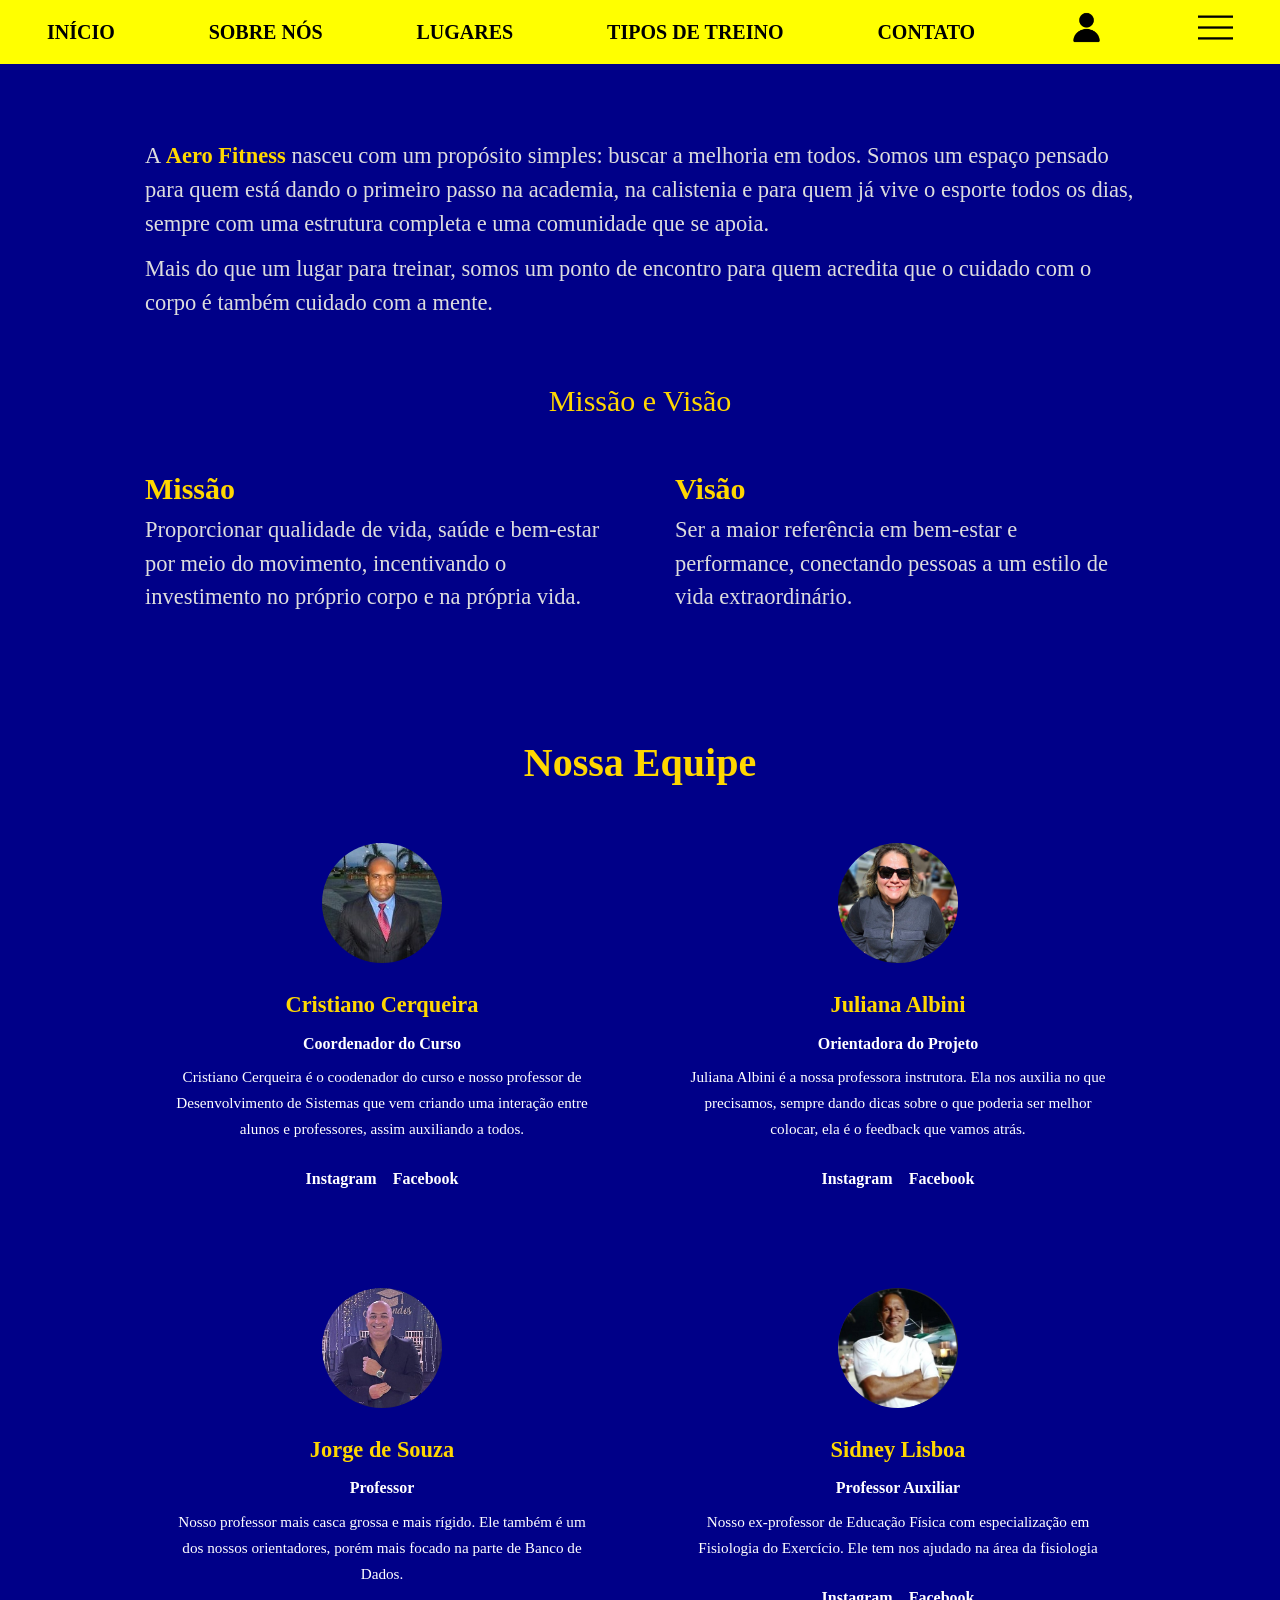
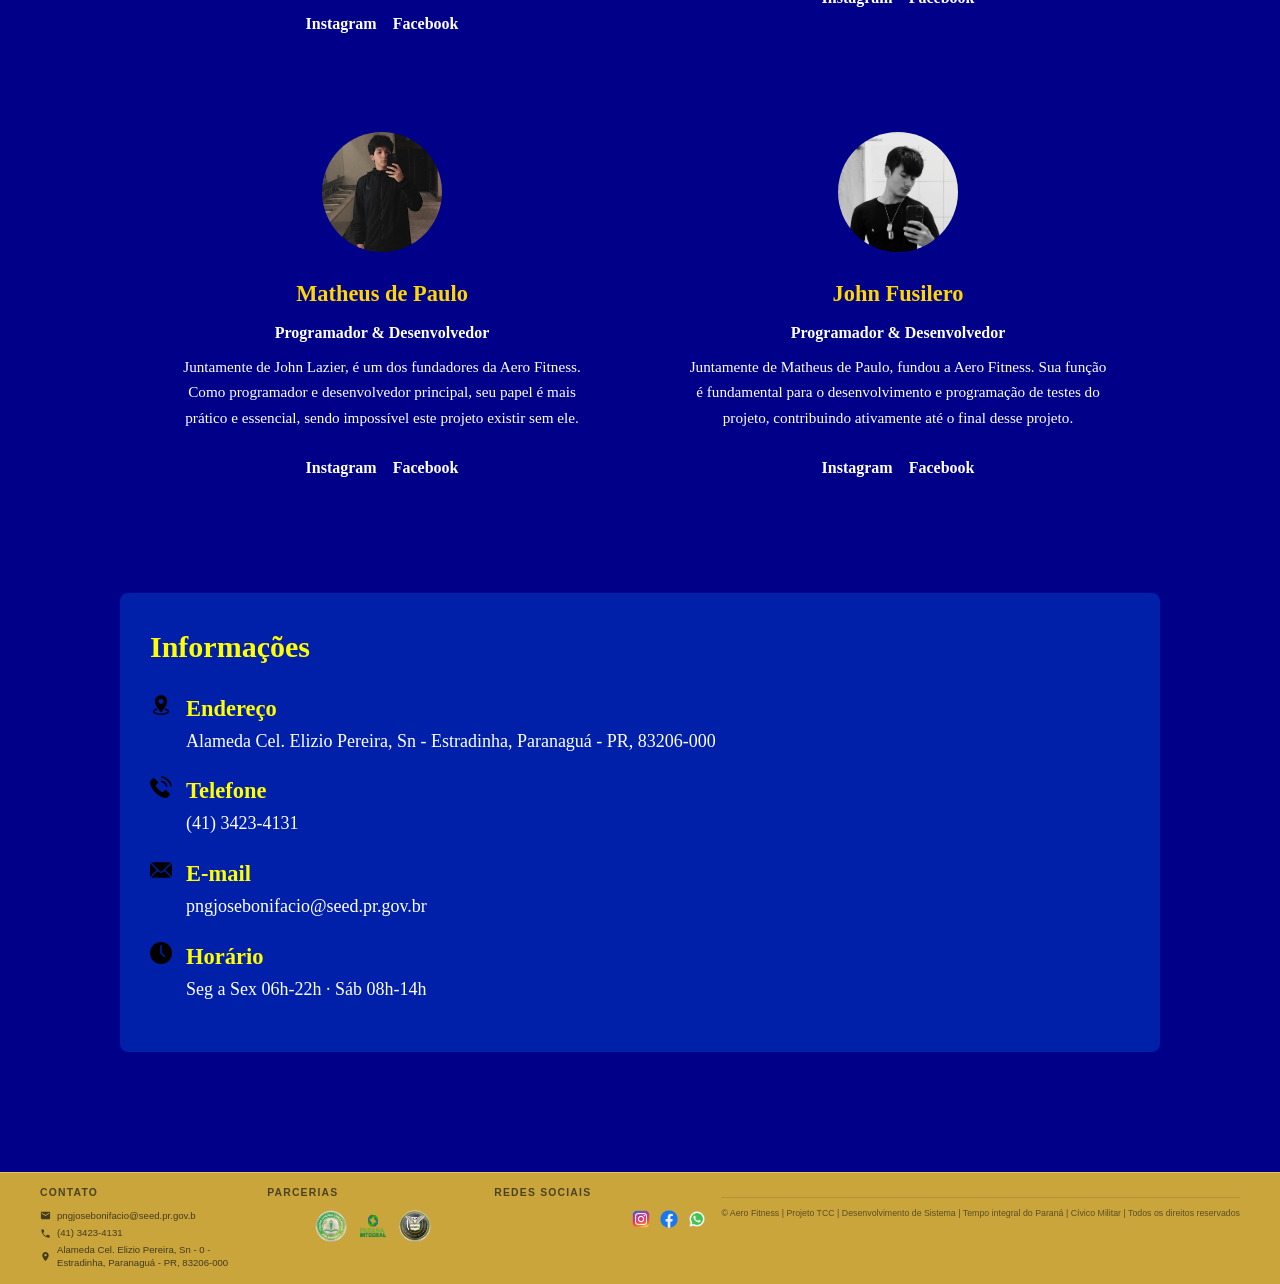
<file: ícone.prog.tcc/sobrenos.html>
<!DOCTYPE html>
<html lang="pt-BR">
<head>
    <meta charset="UTF-8">
    <meta name="viewport" content="width=device-width, initial-scale=1.0">
    <title>Sobre Nós</title>
    <link rel="stylesheet" href="sobrenos.css">
</head>
<body>

    <nav>
        <div class="barra">
            <ul>
                <li class="active"><a href="Início.html">INÍCIO</a></li>
                <li class="has-submenu">
                    <a href="">SOBRE NÓS</a>
                </li>
                <li class="active"><a href="localizacao.html">LUGARES</a></li>
                <li class="active"><a href="">TIPOS DE TREINO</a></li>
                <li class="active"><a href="contato.html">CONTATO</a></li>
                <li class="usuario">
                    <a href="login02.html" id="userLink"><img src="user.png" alt="Usuário"></a>
                </li>
                <li class="config">
                    <img src="tres.png" alt="Configurações">
                    <div class="sub-conf">
                        <ul>
                            <li><a href="">GOOGLE TRADUTOR</a></li>
                            <li><a href="">LOCALIZAÇÃO</a></li>
                            <li><a href="">DOCS TCC</a></li>
                            <li><a href="">CRONOGRAMA</a></li>
                            <li><a href="">PROTÓTIPO AERO FITNESS</a></li>
                            <li><a href="">ADICIONAIS</a></li>
                        </ul>
                    </div>
                </li>
            </ul>
        </div>
    </nav>

    <section class="content">
        <div class="valor-card">
            <p>A <strong>Aero Fitness</strong> nasceu com um propósito simples: buscar a melhoria em todos. Somos um espaço pensado para quem está dando o primeiro passo na academia, na calistenia e para quem já vive o esporte todos os dias, sempre com uma estrutura completa e uma comunidade que se apoia.</p>
            <p>Mais do que um lugar para treinar, somos um ponto de encontro para quem acredita que o cuidado com o corpo é também cuidado com a mente.</p>
        </div>

        <div class="titulo">Missão e Visão</div>
        <div class="valores-grid">
            <div class="valor-card">
                <h3>Missão</h3>
                <p>Proporcionar qualidade de vida, saúde e bem-estar por meio do movimento, incentivando o investimento no próprio corpo e na própria vida.</p>
            </div>
            <div class="valor-card">
                <h3>Visão</h3>
                <p>Ser a maior referência em bem-estar e performance, conectando pessoas a um estilo de vida extraordinário.</p>
            </div>
        </div>

       <section id="equipe" class="equipe">
        <div class="container">
            <h2>Nossa Equipe</h2>
            
            <div class="equipe-grid">
                <div class="equipe-card">
                    <div class="equipe-avatar"><img src="cristiano.jpg" alt="cristiano"></div>
                    <h3>Cristiano Cerqueira</h3>
                    <p class="cargo">Coordenador do Curso</p>
                    <p class="bio">Cristiano Cerqueira é o coodenador do curso e nosso professor de Desenvolvimento de Sistemas que vem criando uma interação entre alunos e professores, assim auxiliando a todos.</p>
                    <div class="redes-sociais">
                        <a href="https://www.instagram.com/cristiano_cerqueira_?igsh=MTN3dDh3dWJ5eGJ0NA%3D%3D">Instagram</a>
                        <a href="https://www.facebook.com/share/1BxsUtBGXs/">Facebook</a>

                    </div>
                </div>
                <div class="equipe-card">
                    <div class="equipe-avatar"><img src="Juliana.jpg" alt="juliana"></div>
                    <h3>Juliana Albini</h3>
                    <p class="cargo">Orientadora do Projeto</p>
                    <p class="bio">Juliana Albini é a nossa professora instrutora. Ela nos auxilia no que precisamos, sempre dando dicas sobre o que poderia ser melhor colocar, ela é o feedback que vamos atrás.</p>
                    <div class="redes-sociais">
                        <a href="https://www.instagram.com/juliana.albini?igsh=azFzZjJid3RjZDM5">Instagram</a>
                        <a href="https://www.facebook.com/share/1GN2yzP4cf/">Facebook</a>

                    </div>
                </div>
                <div class="equipe-card">
                    <div class="equipe-avatar"><img src="Jorge.jpg" alt="jorge"></div>
                    <h3>Jorge de Souza</h3>
                    <p class="cargo">Professor</p>
                    <p class="bio">Nosso professor mais casca grossa e mais rígido. Ele também é um dos nossos orientadores, porém mais focado na parte de Banco de Dados.</p>
                    <div class="redes-sociais">
                        <a href="https://www.instagram.com/p/DZTwqBIDucR/">Instagram</a>
                        <a href="https://www.facebook.com/share/1Jk91juvmA/">Facebook</a>

                    </div>
                </div>
                <div class="equipe-card">
                    <div class="equipe-avatar"><img src="Sidney.jpg" alt="sidney"></div>
                    <h3>Sidney Lisboa</h3>
                    <p class="cargo">Professor Auxiliar</p>
                    <p class="bio">Nosso ex-professor de Educação Física com especialização em Fisiologia do Exercício. Ele tem nos ajudado na área da fisiologia</p>
                    <div class="redes-sociais">
                        <a href="https://www.instagram.com/sidney.miranda.31508?igsh=ZnQ0azN1cGVwZXg5">Instagram</a>
                        <a href="https://www.facebook.com/share/1DZdMFTKqA/">Facebook</a>

                    </div>
                </div>
                <div class="equipe-card">
                    <div class="equipe-avatar"><img src="Matheus.jpg" alt="matheus"></div>
                    <h3>Matheus de Paulo</h3>
                    <p class="cargo">Programador & Desenvolvedor</p>
                    <p class="bio">Juntamente de John Lazier, é um dos fundadores da Aero Fitness. Como programador e desenvolvedor principal, seu papel é mais prático e essencial, sendo impossível este projeto existir sem ele.</p>
                    <div class="redes-sociais">
                        <a href="https://www.instagram.com/mth13s?igsh=MWNrN3lwZjl5NnVyeg%3D%3D">Instagram</a>
                        <a href="https://www.instagram.com/mth13s?igsh=MWNrN3lwZjl5NnVyeg%3D%3D">Facebook</a>

                    </div>
                </div>
                <div class="equipe-card">
                    <div class="equipe-avatar"><img src="John.jpg" alt="john"></div>
                    <h3>John Fusilero</h3>
                    <p class="cargo">Programador & Desenvolvedor</p>
                    <p class="bio">Juntamente de Matheus de Paulo, fundou a Aero Fitness. Sua função é fundamental para o desenvolvimento e programação de testes do projeto, contribuindo ativamente até o final desse projeto.</p>
                    <div class="redes-sociais">
                        <a href="https://www.instagram.com/m3r1d1an_falc0n?igsh=OG5veDU3bXoyMmdk">Instagram</a>
                        <a href="https://www.facebook.com/share/1NwpJdfkxv/">Facebook</a>

                    </div>
                </div>
            </div>
        </div>
    </section>

        <div class="info-box">
            <h2>Informações</h2>

            <div class="info-item">
                <img src="localizacao.png" alt="endereco">
                <div>
                    <strong>Endereço</strong>
                    <span>Alameda Cel. Elizio Pereira, Sn - Estradinha, Paranaguá - PR, 83206-000</span>
                </div>
            </div>

            <div class="info-item">
                <img src="telefone.png" alt="telefone">
                <div>
                    <strong>Telefone</strong>
                    <span>(41) 3423-4131</span>
                </div>
            </div>

            <div class="info-item">
                <img src="mail.png" alt="email">
                <div>
                    <strong>E-mail</strong>
                    <span>pngjosebonifacio@seed.pr.gov.br</span>
                </div>
            </div>

            <div class="info-item">
                <img src="relogio.png" alt="relogio">
                <div>
                    <strong>Horário</strong>
                    <span>Seg a Sex 06h-22h · Sáb 08h-14h</span>
                </div>
            </div>
        </div>
    </section>
    
 <footer>
    <footer class="site-footer">
        <div class="footer-container">
            <div class="footer-section contact-section">
                <h3>CONTATO</h3>
                <ul class="contact-list">
                    <li><img src="data:image/svg+xml,%3Csvg xmlns='http://www.w3.org/2000/svg' fill='%232c2a1e' viewBox='0 0 24 24' width='12' height='12'%3E%3Cpath d='M20 4H4c-1.1 0-1.99.9-1.99 2L2 18c0 1.1.9 2 2 2h16c1.1 0 2-.9 2-2V6c0-1.1-.9-2-2-2zm0 4l-8 5-8-5V6l8 5 8-5v2z'/%3E%3C/svg%3E" alt="email"> pngjosebonifacio@seed.pr.gov.b</li>
                    <li><img src="data:image/svg+xml,%3Csvg xmlns='http://www.w3.org/2000/svg' fill='%232c2a1e' viewBox='0 0 24 24' width='12' height='12'%3E%3Cpath d='M6.62 10.79c1.44 2.83 3.76 5.14 6.59 6.59l2.2-2.2c.27-.27.67-.36 1.02-.24 1.12.37 2.33.57 3.57.57.55 0 1 .45 1 1V20c0 .55-.45 1-1 1-9.39 0-17-7.61-17-17 0-.55.45-1 1-1h3.5c.55 0 1 .45 1 1 0 1.25.2 2.45.57 3.57.11.35.03.74-.25 1.02l-2.2 2.2z'/%3E%3C/svg%3E" alt="telefone"> (41) 3423-4131</li>
                    <li><img src="data:image/svg+xml,%3Csvg xmlns='http://www.w3.org/2000/svg' fill='%232c2a1e' viewBox='0 0 24 24' width='12' height='12'%3E%3Cpath d='M12 2C8.13 2 5 5.13 5 9c0 5.25 7 13 7 13s7-7.75 7-13c0-3.87-3.13-7-7-7zm0 9.5c-1.38 0-2.5-1.12-2.5-2.5s1.12-2.5 2.5-2.5 2.5 1.12 2.5 2.5-1.12 2.5-2.5 2.5z'/%3E%3C/svg%3E" alt="maps"> Alameda Cel. Elizio Pereira, Sn - 0 - Estradinha, Paranaguá - PR, 83206-000</li>
                </ul>
            </div>
            <div class="footer-section partnerships-section">
                <h3>PARCERIAS</h3>
                <div class="logos-wrapper">
                    <img src="1.png" alt="estadual">                   
                    <img src="img.pr.colegio.integral.png" alt="integral">   
                    <img src="icone.CECM.02.png" alt="integral">              
                </div>
            </div>
            <div class="footer-section social-section">
                <h3>REDES SOCIAIS</h3>
                <div class="social-icons-footer">
                    <a href="https://www.instagram.com/png_cejosebonifacio/"><img src="instagram.png" alt="Instagram"></a>
                    <a href="https://web.facebook.com/people/Estadual-Jos%C3%A9-Bonif%C3%A1cio/100092219353603/?rdid=fUCPTQsftdii2f7s&share_url=https%3A%2F%2Fweb.facebook.com%2Fshare%2F17qU9QBFdE%2F%3F_rdc%3D1%26_rdr"><img src="facebook.png" alt="Facebook"></a>
                    <a href="https://api.whatsapp.com/send/?phone=554134234131&text&type=phone_number&app_absent=0"><img src="icons8-whatsapp2-48.png" alt="WhatsApp"></a>
            </div>
        </div>
        <div class="footer-bottom">
            <p>&copy; Aero Fitness | Projeto TCC | Desenvolvimento de Sistema | Tempo integral do Paraná | Cívico Militar | Todos os direitos reservados</p>
        </div>
    </footer>
</body>
</html>
</file>
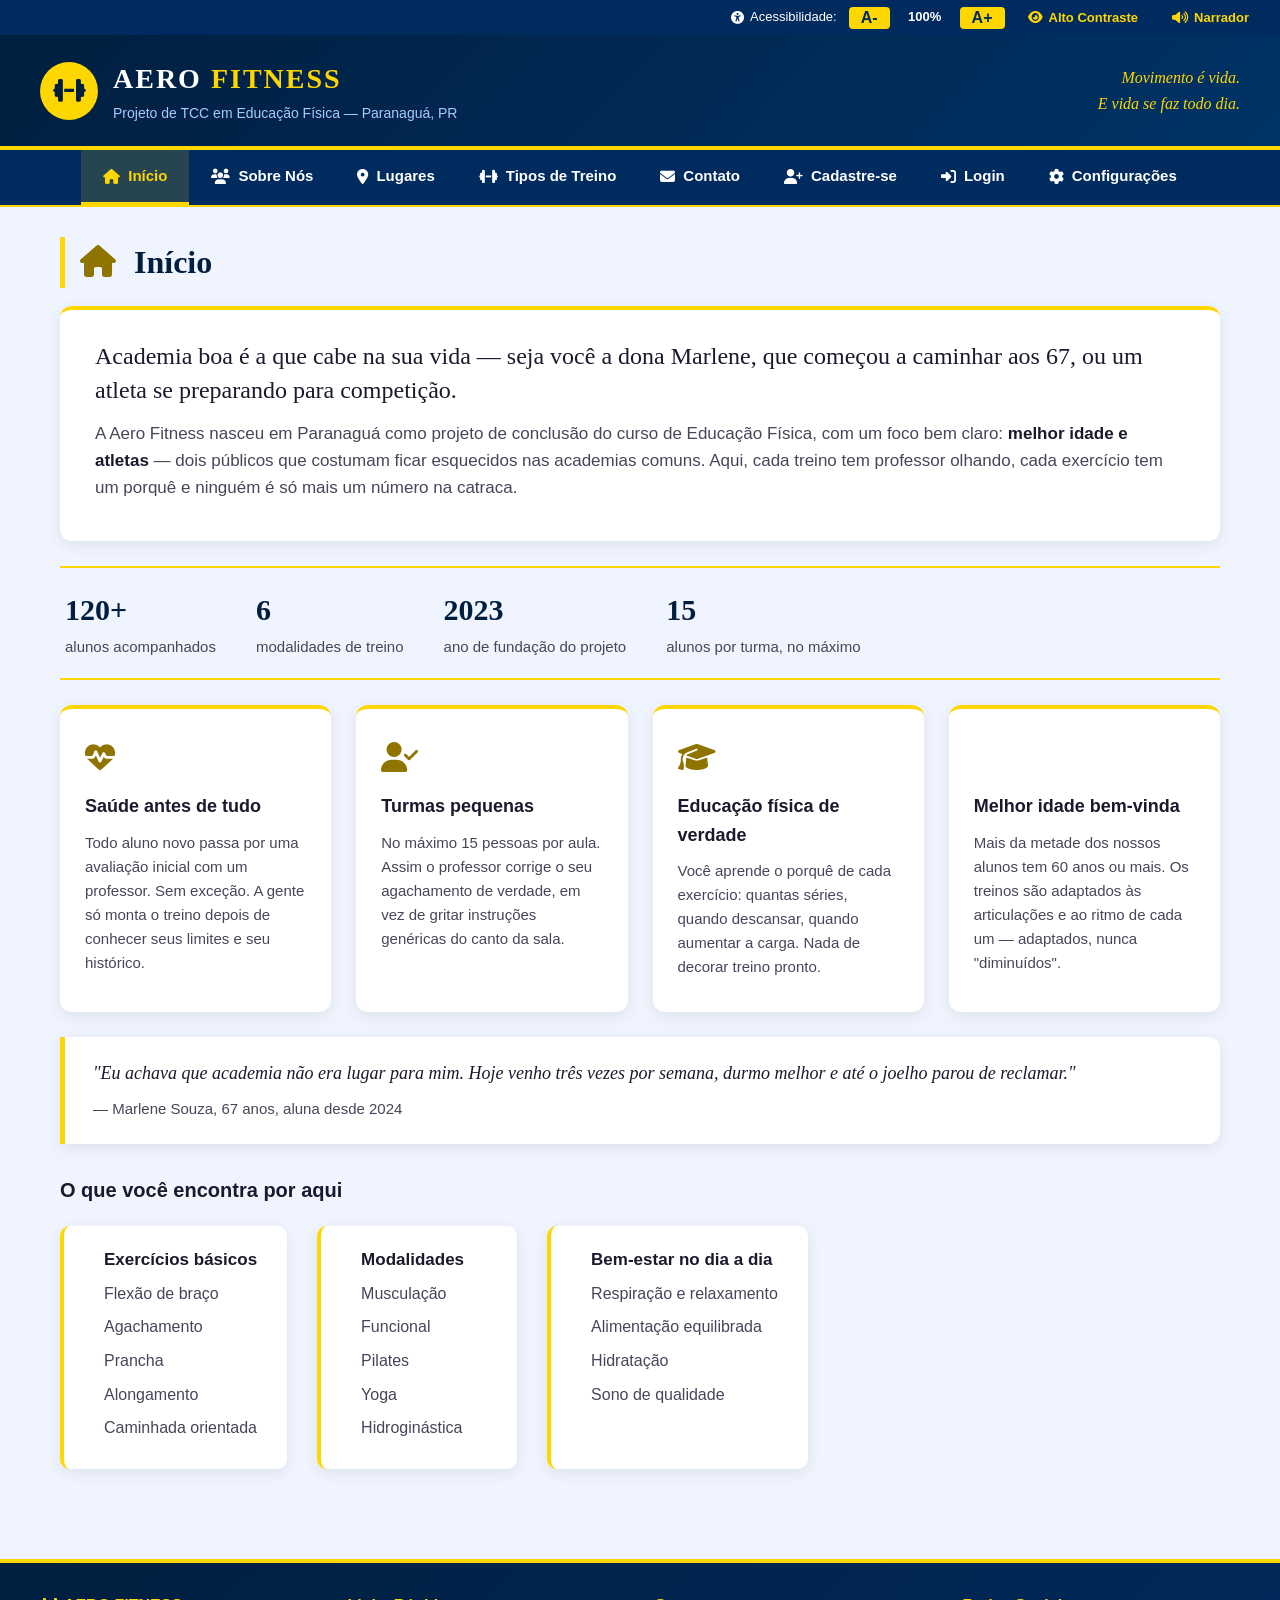
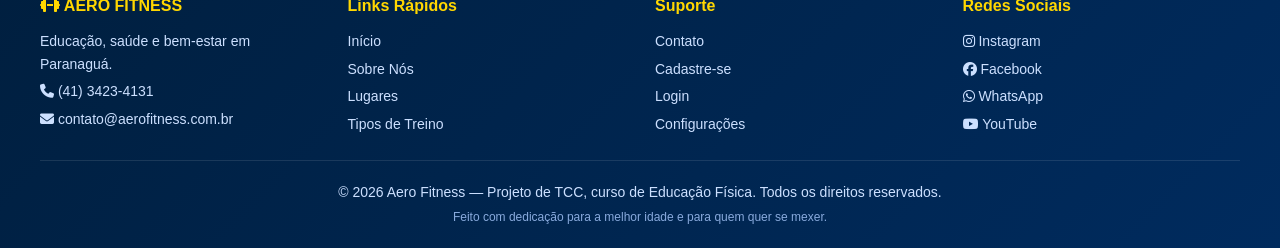
<file: ícone.prog.tcc/teste.html>
<!DOCTYPE html>
<html lang="pt-BR">
<head>
    <meta charset="UTF-8">
    <meta name="viewport" content="width=device-width, initial-scale=1.0">
    <title>Aero Fitness — Educação, Saúde e Bem-estar | Paranaguá</title>
    <meta name="description" content="Aero Fitness: projeto de TCC de Educação Física em Paranaguá. Treinos para a melhor idade, atletas e iniciantes, com acompanhamento de verdade.">
    <link rel="stylesheet" href="https://cdnjs.cloudflare.com/ajax/libs/font-awesome/6.4.0/css/all.min.css">
    <style>
        /* ========================================
           VARIÁVEIS DE TEMA (claro / escuro)
        ======================================== */
        :root {
            --azul-escuro: #001f3f;
            --azul: #002b5e;
            --azul-medio: #003366;
            --amarelo: #ffd700;
            --amarelo-escuro: #e6c200;
            --ouro-texto: #8f7400;
            --fundo: #f0f4ff;
            --superficie: #ffffff;
            --texto: #1a1a2e;
            --texto-suave: #46465a;
            --borda: #d8dde6;
            --destaque-fundo: #e8f0fe;
            --sombra: 0 4px 15px rgba(0, 0, 0, 0.08);
        }

        body.escuro {
            --fundo: #12141d;
            --superficie: #1e2233;
            --texto: #e9ebf5;
            --texto-suave: #b6bbd0;
            --borda: #373d55;
            --destaque-fundo: #242b45;
            --sombra: 0 4px 15px rgba(0, 0, 0, 0.4);
            --ouro-texto: #ffd700;
        }

        /* ========================================
           RESET E BASE
        ======================================== */
        * {
            margin: 0;
            padding: 0;
            box-sizing: border-box;
        }

        html {
            /* o zoom de acessibilidade atua AQUI, sobre o elemento raiz.
               como todo o site usa rem, tudo escala junto. */
            font-size: 100%;
        }

        body {
            font-family: 'Segoe UI', Tahoma, Geneva, Verdana, sans-serif;
            background-color: var(--fundo);
            color: var(--texto);
            line-height: 1.6;
            transition: background-color 0.3s, color 0.3s;
        }

        body.contraste {
            filter: contrast(1.6) brightness(1.05);
        }

        :focus-visible {
            outline: 3px solid var(--amarelo);
            outline-offset: 2px;
        }

        /* Link "pular para o conteúdo" — invisível até receber foco */
        .skip-link {
            position: absolute;
            left: -9999px;
            top: 0;
            background: var(--amarelo);
            color: var(--azul-escuro);
            padding: 10px 18px;
            font-weight: bold;
            z-index: 999;
            border-radius: 0 0 8px 0;
        }

        .skip-link:focus {
            left: 0;
        }

        /* ========================================
           BARRA DE ACESSIBILIDADE (Topo)
        ======================================== */
        .acessibilidade {
            background-color: var(--azul);
            color: #fff;
            padding: 6px 20px;
            display: flex;
            justify-content: flex-end;
            align-items: center;
            gap: 12px;
            font-size: 0.8125rem;
            flex-wrap: wrap;
        }

        .acessibilidade .rotulo {
            display: inline-flex;
            align-items: center;
            gap: 6px;
        }

        .acessibilidade button {
            font-family: inherit;
        }

        .acessibilidade .btn-fonte {
            background: var(--amarelo);
            color: #002b5e;
            border: none;
            padding: 2px 12px;
            border-radius: 4px;
            cursor: pointer;
            font-weight: bold;
            font-size: 1rem;
            min-width: 40px;
        }

        .acessibilidade .btn-fonte:hover {
            background: var(--amarelo-escuro);
        }

        .acessibilidade .nivel-zoom {
            color: #fff;
            font-weight: bold;
            min-width: 46px;
            text-align: center;
        }

        .acessibilidade .btn-recurso {
            background: transparent;
            color: var(--amarelo);
            border: 1px solid transparent;
            text-decoration: none;
            font-weight: bold;
            padding: 3px 10px;
            border-radius: 4px;
            cursor: pointer;
            font-size: 0.8125rem;
            display: inline-flex;
            align-items: center;
            gap: 6px;
        }

        .acessibilidade .btn-recurso:hover {
            background: rgba(255, 215, 0, 0.2);
        }

        .acessibilidade .btn-recurso[aria-pressed="true"] {
            background: var(--amarelo);
            color: #002b5e;
        }

        /* ========================================
           HEADER / LOGO E TÍTULO
        ======================================== */
        .header-top {
            background: linear-gradient(135deg, #001f3f, #003366);
            padding: 22px 40px;
            display: flex;
            align-items: center;
            justify-content: space-between;
            flex-wrap: wrap;
            gap: 15px;
            border-bottom: 4px solid var(--amarelo);
        }

        .logo-area {
            display: flex;
            align-items: center;
            gap: 15px;
        }

        .logo-area .logo-icon {
            width: 58px;
            height: 58px;
            background: var(--amarelo);
            border-radius: 50%;
            display: flex;
            align-items: center;
            justify-content: center;
            font-size: 1.625rem;
            color: #001f3f;
            flex-shrink: 0;
        }

        .logo-area h1 {
            color: #fff;
            font-size: 1.75rem;
            letter-spacing: 2px;
            font-family: Georgia, 'Times New Roman', serif;
        }

        .logo-area h1 span {
            color: var(--amarelo);
        }

        .logo-area .subtitle {
            color: #aac9ff;
            font-size: 0.875rem;
            display: block;
        }

        .header-top .slogan {
            color: var(--amarelo);
            font-style: italic;
            font-size: 1rem;
            text-align: right;
            font-family: Georgia, 'Times New Roman', serif;
        }

        /* ========================================
           NAVEGAÇÃO PRINCIPAL
        ======================================== */
        .nav-principal {
            background-color: var(--azul);
            padding: 0 20px;
            display: flex;
            justify-content: center;
            flex-wrap: wrap;
            border-bottom: 2px solid var(--amarelo);
        }

        .nav-principal a {
            color: #fff;
            text-decoration: none;
            padding: 14px 22px;
            font-weight: 600;
            font-size: 0.9375rem;
            transition: all 0.3s;
            border-bottom: 3px solid transparent;
            display: inline-flex;
            align-items: center;
            gap: 8px;
        }

        .nav-principal a:hover,
        .nav-principal a.active {
            background-color: rgba(255, 215, 0, 0.15);
            border-bottom-color: var(--amarelo);
            color: var(--amarelo);
        }

        /* ========================================
           CONTEÚDO PRINCIPAL
        ======================================== */
        .container {
            max-width: 1200px;
            margin: 0 auto;
            padding: 30px 20px;
        }

        .section {
            display: none;
            animation: fadeIn 0.5s ease;
        }

        .section.active {
            display: block;
        }

        @keyframes fadeIn {
            from { opacity: 0; transform: translateY(20px); }
            to   { opacity: 1; transform: translateY(0); }
        }

        @media (prefers-reduced-motion: reduce) {
            .section { animation: none; }
            * { scroll-behavior: auto !important; transition: none !important; }
        }

        .section h2 {
            color: var(--azul-escuro);
            font-size: 2rem;
            margin-bottom: 18px;
            border-left: 5px solid var(--amarelo);
            padding-left: 15px;
            font-family: Georgia, 'Times New Roman', serif;
        }

        body.escuro .section h2 {
            color: var(--amarelo);
        }

        .section h2 i {
            color: var(--ouro-texto);
            margin-right: 10px;
        }

        .section > p {
            font-size: 1.0625rem;
            color: var(--texto-suave);
            margin-bottom: 15px;
            max-width: 70ch;
        }

        .section p strong {
            color: var(--texto);
        }

        /* ===== CHAMADA DE ABERTURA (Início) ===== */
        .intro {
            background: var(--superficie);
            border-radius: 12px;
            padding: 30px 35px;
            box-shadow: var(--sombra);
            border-top: 4px solid var(--amarelo);
            margin-bottom: 25px;
        }

        .intro .chamada {
            font-family: Georgia, 'Times New Roman', serif;
            font-size: 1.5rem;
            color: var(--texto);
            line-height: 1.4;
            margin-bottom: 12px;
        }

        .intro p {
            font-size: 1.0625rem;
            color: var(--texto-suave);
            margin-bottom: 10px;
        }

        /* ===== FAIXA DE NÚMEROS ===== */
        .stats {
            display: flex;
            gap: 40px;
            flex-wrap: wrap;
            padding: 18px 5px;
            margin: 5px 0 25px;
            border-top: 2px solid var(--amarelo);
            border-bottom: 2px solid var(--amarelo);
        }

        .stat strong {
            display: block;
            font-size: 1.875rem;
            color: var(--azul-escuro);
            font-family: Georgia, 'Times New Roman', serif;
        }

        body.escuro .stat strong {
            color: var(--amarelo);
        }

        .stat span {
            font-size: 0.9375rem;
            color: var(--texto-suave);
        }

        /* ===== CARDS ===== */
        .cards-grid {
            display: grid;
            grid-template-columns: repeat(auto-fit, minmax(250px, 1fr));
            gap: 25px;
            margin-top: 20px;
        }

        .card {
            background: var(--superficie);
            border-radius: 12px;
            padding: 25px;
            box-shadow: var(--sombra);
            border-top: 4px solid var(--amarelo);
            transition: transform 0.3s, box-shadow 0.3s;
        }

        .card:hover {
            transform: translateY(-5px);
            box-shadow: 0 8px 25px rgba(0, 0, 0, 0.14);
        }

        .card .icon {
            font-size: 1.875rem;
            color: var(--ouro-texto);
            margin-bottom: 10px;
        }

        .card h3 {
            color: var(--texto);
            margin-bottom: 10px;
            font-size: 1.125rem;
        }

        .card p {
            font-size: 0.9375rem;
            color: var(--texto-suave);
            margin-bottom: 8px;
        }

        .card p i {
            color: var(--ouro-texto);
        }

        /* ===== DEPOIMENTO ===== */
        .depoimento {
            background: var(--superficie);
            border-left: 5px solid var(--amarelo);
            border-radius: 0 12px 12px 0;
            box-shadow: var(--sombra);
            padding: 22px 28px;
            margin-top: 25px;
        }

        .depoimento blockquote {
            font-family: Georgia, 'Times New Roman', serif;
            font-style: italic;
            font-size: 1.125rem;
            color: var(--texto);
            margin-bottom: 8px;
        }

        .depoimento cite {
            font-style: normal;
            font-size: 0.9375rem;
            color: var(--texto-suave);
        }

        /* ===== LISTAS EM COLUNAS ===== */
        .listas-colunas {
            display: flex;
            gap: 30px;
            justify-content: flex-start;
            flex-wrap: wrap;
            margin: 20px 0;
        }

        .listas-colunas ul {
            background: var(--superficie);
            padding: 20px 30px 20px 40px;
            border-radius: 10px;
            box-shadow: var(--sombra);
            min-width: 200px;
            border-left: 4px solid var(--amarelo);
            list-style: none;
        }

        .listas-colunas ul li {
            margin-bottom: 8px;
            font-size: 1rem;
            color: var(--texto-suave);
        }

        .listas-colunas ul li strong {
            color: var(--texto);
            display: block;
            margin-bottom: 6px;
            font-size: 1.0625rem;
        }

        /* ===== TABELA DE HORÁRIOS ===== */
        .tabela-horarios {
            width: 100%;
            max-width: 640px;
            border-collapse: collapse;
            background: var(--superficie);
            box-shadow: var(--sombra);
            border-radius: 10px;
            overflow: hidden;
            margin-top: 20px;
        }

        .tabela-horarios caption {
            text-align: left;
            font-weight: bold;
            color: var(--texto);
            padding: 12px 16px 4px;
            font-size: 1.0625rem;
        }

        .tabela-horarios th,
        .tabela-horarios td {
            padding: 11px 16px;
            text-align: left;
            font-size: 0.9375rem;
            border-bottom: 1px solid var(--borda);
        }

        .tabela-horarios thead th {
            background: var(--azul);
            color: #fff;
        }

        .tabela-horarios tbody tr:hover {
            background: var(--destaque-fundo);
        }

        .tabela-horarios td {
            color: var(--texto-suave);
        }

        .tabela-horarios td:first-child {
            font-weight: 600;
            color: var(--texto);
            white-space: nowrap;
        }

        /* ===== CAIXAS DE DESTAQUE / AVISO ===== */
        .caixa-aviso {
            background: var(--destaque-fundo);
            padding: 20px;
            border-radius: 10px;
            margin-top: 20px;
        }

        .caixa-aviso p {
            color: var(--texto);
            font-weight: bold;
            font-size: 1rem;
        }

        .caixa-aviso i {
            color: var(--ouro-texto);
        }

        /* ===== FORMULÁRIO ===== */
        .form-container {
            background: var(--superficie);
            padding: 35px;
            border-radius: 12px;
            box-shadow: var(--sombra);
            max-width: 700px;
            margin: 20px auto;
        }

        .form-container h3 {
            color: var(--texto);
            margin-bottom: 20px;
            text-align: center;
            font-size: 1.5rem;
            font-family: Georgia, 'Times New Roman', serif;
        }

        .form-group {
            margin-bottom: 18px;
        }

        .form-group label {
            display: block;
            font-weight: 600;
            color: var(--texto);
            margin-bottom: 5px;
        }

        .form-group input,
        .form-group select,
        .form-group textarea {
            width: 100%;
            padding: 12px 15px;
            border: 2px solid var(--borda);
            border-radius: 8px;
            font-size: 1rem;
            font-family: inherit;
            background: var(--superficie);
            color: var(--texto);
            transition: border 0.3s;
        }

        .form-group input:focus,
        .form-group select:focus,
        .form-group textarea:focus {
            border-color: var(--amarelo);
            outline: none;
            box-shadow: 0 0 0 3px rgba(255, 215, 0, 0.25);
        }

        .form-group textarea {
            resize: vertical;
            min-height: 100px;
        }

        .btn-submit {
            background: linear-gradient(135deg, #001f3f, #003366);
            color: #fff;
            border: none;
            padding: 14px 40px;
            font-size: 1.125rem;
            font-weight: bold;
            font-family: inherit;
            border-radius: 8px;
            cursor: pointer;
            transition: all 0.3s;
            width: 100%;
        }

        .btn-submit:hover {
            background: linear-gradient(135deg, #003366, #004488);
            transform: scale(1.01);
            box-shadow: 0 4px 15px rgba(0, 51, 102, 0.3);
        }

        .btn-submit.btn-perigo {
            background: #c0392b;
        }

        .btn-submit.btn-perigo:hover {
            background: #a93226;
        }

        /* ===== LOGIN ===== */
        .login-box {
            background: var(--superficie);
            padding: 35px;
            border-radius: 12px;
            box-shadow: var(--sombra);
            max-width: 450px;
            margin: 20px auto;
        }

        .login-box h3 {
            color: var(--texto);
            text-align: center;
            font-size: 1.5rem;
            margin-bottom: 20px;
            font-family: Georgia, 'Times New Roman', serif;
        }

        .login-box .login-icon {
            text-align: center;
            font-size: 3.75rem;
            color: var(--ouro-texto);
            margin-bottom: 15px;
        }

        .login-status {
            background: var(--destaque-fundo);
            padding: 12px;
            border-radius: 8px;
            text-align: center;
            margin-bottom: 15px;
            color: var(--texto);
            font-size: 0.9375rem;
        }

        .login-status .user-name {
            font-weight: bold;
            color: var(--amarelo);
            background: #001f3f;
            padding: 2px 12px;
            border-radius: 20px;
            display: inline-block;
        }

        .nota-teste {
            text-align: center;
            margin-top: 15px;
            font-size: 0.875rem;
            color: var(--texto-suave);
        }

        /* ===== CONFIGURAÇÕES ===== */
        .config-grid {
            display: grid;
            grid-template-columns: repeat(auto-fit, minmax(250px, 1fr));
            gap: 20px;
            margin-top: 20px;
        }

        .config-item {
            background: var(--superficie);
            padding: 20px;
            border-radius: 10px;
            box-shadow: var(--sombra);
            border-left: 4px solid var(--amarelo);
        }

        .config-item h4 {
            color: var(--texto);
            margin-bottom: 8px;
        }

        .config-item p {
            font-size: 0.875rem;
            color: var(--texto-suave);
        }

        .config-item select {
            margin-top: 10px;
            padding: 8px;
            border-radius: 6px;
            border: 2px solid var(--borda);
            width: 100%;
            font-size: 1rem;
            font-family: inherit;
            background: var(--superficie);
            color: var(--texto);
        }

        .toggle {
            display: inline-block;
            width: 50px;
            height: 28px;
            background: #b9b9c4;
            border: none;
            border-radius: 14px;
            position: relative;
            cursor: pointer;
            transition: background 0.3s;
            margin-top: 8px;
            padding: 0;
        }

        .toggle[aria-checked="true"] {
            background: var(--amarelo);
        }

        .toggle::after {
            content: '';
            position: absolute;
            width: 22px;
            height: 22px;
            background: #fff;
            border-radius: 50%;
            top: 3px;
            left: 3px;
            transition: transform 0.3s;
            box-shadow: 0 1px 3px rgba(0,0,0,0.3);
        }

        .toggle[aria-checked="true"]::after {
            transform: translateX(22px);
        }

        .zoom-config {
            display: flex;
            align-items: center;
            gap: 10px;
            margin-top: 10px;
        }

        .zoom-config .btn-fonte {
            background: var(--azul);
            color: #fff;
            border: none;
            padding: 5px 15px;
            border-radius: 6px;
            cursor: pointer;
            font-weight: bold;
            font-size: 1rem;
            font-family: inherit;
        }

        .zoom-config .btn-fonte:hover {
            background: var(--azul-medio);
        }

        .zoom-config .nivel {
            font-weight: bold;
            color: var(--texto);
            min-width: 46px;
            text-align: center;
        }

        /* ========================================
           RODAPÉ
        ======================================== */
        .footer {
            background: linear-gradient(135deg, #001f3f, #002b5e);
            color: #fff;
            padding: 30px 40px 15px;
            margin-top: 40px;
            border-top: 4px solid var(--amarelo);
        }

        .footer-content {
            max-width: 1200px;
            margin: 0 auto;
            display: grid;
            grid-template-columns: repeat(auto-fit, minmax(200px, 1fr));
            gap: 30px;
        }

        .footer h4 {
            color: var(--amarelo);
            margin-bottom: 12px;
            font-size: 1rem;
        }

        .footer p,
        .footer a {
            color: #cce0ff;
            font-size: 0.875rem;
            text-decoration: none;
            display: block;
            margin-bottom: 5px;
        }

        .footer a:hover {
            color: var(--amarelo);
        }

        .footer-bottom {
            text-align: center;
            padding-top: 20px;
            margin-top: 20px;
            border-top: 1px solid rgba(255, 255, 255, 0.1);
            font-size: 0.8125rem;
            color: #aac9ff;
        }

        /* ========================================
           MENSAGEM DE FEEDBACK
        ======================================== */
        .feedback {
            padding: 12px 20px;
            border-radius: 8px;
            margin: 15px 0;
            display: none;
            font-weight: bold;
            font-size: 0.9375rem;
        }

        .feedback.success {
            display: block;
            background: #d4edda;
            color: #155724;
            border: 1px solid #c3e6cb;
        }

        .feedback.error {
            display: block;
            background: #f8d7da;
            color: #721c24;
            border: 1px solid #f5c6cb;
        }

        /* ========================================
           RESPONSIVIDADE
        ======================================== */
        @media (max-width: 768px) {
            .header-top {
                flex-direction: column;
                text-align: center;
                padding: 15px;
            }

            .header-top .slogan {
                text-align: center;
                margin-top: 8px;
            }

            .logo-area h1 {
                font-size: 1.375rem;
            }

            .nav-principal a {
                padding: 10px 14px;
                font-size: 0.8125rem;
            }

            .section h2 {
                font-size: 1.5rem;
            }

            .intro {
                padding: 20px;
            }

            .intro .chamada {
                font-size: 1.1875rem;
            }

            .stats {
                gap: 22px;
            }

            .listas-colunas {
                flex-direction: column;
                gap: 15px;
            }

            .form-container,
            .login-box {
                padding: 20px;
            }

            .acessibilidade {
                justify-content: center;
                font-size: 0.75rem;
            }
        }

        @media (max-width: 480px) {
            .logo-area .logo-icon {
                width: 45px;
                height: 45px;
                font-size: 1.375rem;
            }

            .nav-principal {
                flex-direction: column;
                align-items: center;
            }

            .nav-principal a {
                width: 100%;
                justify-content: center;
                padding: 10px;
            }

            .cards-grid,
            .config-grid {
                grid-template-columns: 1fr;
            }

            .tabela-horarios {
                display: block;
                overflow-x: auto;
            }
        }
    </style>
</head>
<body>

    <a class="skip-link" href="#conteudo">Pular para o conteúdo</a>

    <!-- ========================================
    BARRA DE ACESSIBILIDADE
    ======================================== -->
    <div class="acessibilidade" role="region" aria-label="Barra de acessibilidade">
        <span class="rotulo"><i class="fas fa-universal-access" aria-hidden="true"></i> Acessibilidade:</span>
        <button type="button" class="btn-fonte" id="btnDiminuir" aria-label="Diminuir tamanho da fonte">A-</button>
        <span class="nivel-zoom" id="nivelZoom" aria-live="polite">100%</span>
        <button type="button" class="btn-fonte" id="btnAumentar" aria-label="Aumentar tamanho da fonte">A+</button>
        <button type="button" class="btn-recurso" id="btnContrasteBarra" aria-pressed="false">
            <i class="fas fa-eye" aria-hidden="true"></i> Alto Contraste
        </button>
        <button type="button" class="btn-recurso" id="btnNarradorBarra" aria-pressed="false">
            <i class="fas fa-volume-up" aria-hidden="true"></i> Narrador
        </button>
    </div>

    <!-- ========================================
    HEADER
    ======================================== -->
    <header class="header-top">
        <div class="logo-area">
            <div class="logo-icon" aria-hidden="true"><i class="fas fa-dumbbell"></i></div>
            <div>
                <h1>AERO <span>FITNESS</span></h1>
                <span class="subtitle">Projeto de TCC em Educação Física — Paranaguá, PR</span>
            </div>
        </div>
        <p class="slogan">Movimento é vida.<br>E vida se faz todo dia.</p>
    </header>

    <!-- ========================================
    NAVEGAÇÃO
    ======================================== -->
    <nav class="nav-principal" aria-label="Navegação principal">
        <a href="#inicio" class="active" data-section="inicio" aria-current="page"><i class="fas fa-home" aria-hidden="true"></i> Início</a>
        <a href="#sobre" data-section="sobre"><i class="fas fa-users" aria-hidden="true"></i> Sobre Nós</a>
        <a href="#lugares" data-section="lugares"><i class="fas fa-map-marker-alt" aria-hidden="true"></i> Lugares</a>
        <a href="#treinos" data-section="treinos"><i class="fas fa-dumbbell" aria-hidden="true"></i> Tipos de Treino</a>
        <a href="#contato" data-section="contato"><i class="fas fa-envelope" aria-hidden="true"></i> Contato</a>
        <a href="#cadastro" data-section="cadastro"><i class="fas fa-user-plus" aria-hidden="true"></i> Cadastre-se</a>
        <a href="#login" data-section="login"><i class="fas fa-sign-in-alt" aria-hidden="true"></i> Login</a>
        <a href="#config" data-section="config"><i class="fas fa-cog" aria-hidden="true"></i> Configurações</a>
    </nav>

    <!-- ========================================
    CONTEÚDO PRINCIPAL
    ======================================== -->
    <main class="container" id="conteudo">

        <!-- ===== INÍCIO ===== -->
        <section id="inicio" class="section active" aria-labelledby="titulo-inicio">
            <h2 id="titulo-inicio" tabindex="-1"><i class="fas fa-home" aria-hidden="true"></i> Início</h2>

            <div class="intro">
                <p class="chamada">Academia boa é a que cabe na sua vida — seja você a dona Marlene, que começou a caminhar aos 67, ou um atleta se preparando para competição.</p>
                <p>A Aero Fitness nasceu em Paranaguá como projeto de conclusão do curso de Educação Física, com um foco bem claro: <strong>melhor idade e atletas</strong> — dois públicos que costumam ficar esquecidos nas academias comuns. Aqui, cada treino tem professor olhando, cada exercício tem um porquê e ninguém é só mais um número na catraca.</p>
            </div>

            <div class="stats">
                <div class="stat"><strong>120+</strong><span>alunos acompanhados</span></div>
                <div class="stat"><strong>6</strong><span>modalidades de treino</span></div>
                <div class="stat"><strong>2023</strong><span>ano de fundação do projeto</span></div>
                <div class="stat"><strong>15</strong><span>alunos por turma, no máximo</span></div>
            </div>

            <div class="cards-grid">
                <div class="card">
                    <div class="icon" aria-hidden="true"><i class="fas fa-heartbeat"></i></div>
                    <h3>Saúde antes de tudo</h3>
                    <p>Todo aluno novo passa por uma avaliação inicial com um professor. Sem exceção. A gente só monta o treino depois de conhecer seus limites e seu histórico.</p>
                </div>
                <div class="card">
                    <div class="icon" aria-hidden="true"><i class="fas fa-user-check"></i></div>
                    <h3>Turmas pequenas</h3>
                    <p>No máximo 15 pessoas por aula. Assim o professor corrige o seu agachamento de verdade, em vez de gritar instruções genéricas do canto da sala.</p>
                </div>
                <div class="card">
                    <div class="icon" aria-hidden="true"><i class="fas fa-graduation-cap" aria-hidden="true"></i></div>
                    <h3>Educação física de verdade</h3>
                    <p>Você aprende o porquê de cada exercício: quantas séries, quando descansar, quando aumentar a carga. Nada de decorar treino pronto.</p>
                </div>
                <div class="card">
                    <div class="icon" aria-hidden="true"><i class="fas fa-hands-holding-heart" aria-hidden="true"></i></div>
                    <h3>Melhor idade bem-vinda</h3>
                    <p>Mais da metade dos nossos alunos tem 60 anos ou mais. Os treinos são adaptados às articulações e ao ritmo de cada um — adaptados, nunca "diminuídos".</p>
                </div>
            </div>

            <div class="depoimento">
                <blockquote>"Eu achava que academia não era lugar para mim. Hoje venho três vezes por semana, durmo melhor e até o joelho parou de reclamar."</blockquote>
                <cite>— Marlene Souza, 67 anos, aluna desde 2024</cite>
            </div>

            <div style="margin-top: 30px;">
                <h3 style="color: var(--texto); margin-bottom: 15px; font-size: 1.25rem;">O que você encontra por aqui</h3>
                <div class="listas-colunas">
                    <ul>
                        <li><strong>Exercícios básicos</strong></li>
                        <li>Flexão de braço</li>
                        <li>Agachamento</li>
                        <li>Prancha</li>
                        <li>Alongamento</li>
                        <li>Caminhada orientada</li>
                    </ul>
                    <ul>
                        <li><strong>Modalidades</strong></li>
                        <li>Musculação</li>
                        <li>Funcional</li>
                        <li>Pilates</li>
                        <li>Yoga</li>
                        <li>Hidroginástica</li>
                    </ul>
                    <ul>
                        <li><strong>Bem-estar no dia a dia</strong></li>
                        <li>Respiração e relaxamento</li>
                        <li>Alimentação equilibrada</li>
                        <li>Hidratação</li>
                        <li>Sono de qualidade</li>
                    </ul>
                </div>
            </div>
        </section>

        <!-- ===== SOBRE NÓS ===== -->
        <section id="sobre" class="section" aria-labelledby="titulo-sobre">
            <h2 id="titulo-sobre" tabindex="-1"><i class="fas fa-users" aria-hidden="true"></i> Sobre Nós</h2>

            <div class="intro">
                <p class="chamada">A Aero Fitness começou como um trabalho de faculdade — e virou compromisso.</p>
                <p>O projeto nasceu em 2023, como Trabalho de Conclusão de Curso de Educação Física. A inquietação era simples: por que a academia parece feita só para quem já é jovem e treinado? Fomos atrás de resposta conversando com aposentados, atletas amadores e professores de Paranaguá. O resultado virou este projeto: um espaço onde a atividade física é tratada como direito de todos — com segurança, paciência e bom humor.</p>
                <p>O nome vem de "aero", de aeróbico. Mas também da vontade de ver a cidade inteira se mexendo.</p>
            </div>

            <div class="cards-grid">
                <div class="card">
                    <div class="icon" aria-hidden="true"><i class="fas fa-bullseye"></i></div>
                    <h3>Missão</h3>
                    <p>Levar qualidade de vida por meio do movimento, com treino sério e acompanhamento próximo — sem fórmula pronta e sem julgamento.</p>
                </div>
                <div class="card">
                    <div class="icon" aria-hidden="true"><i class="fas fa-eye"></i></div>
                    <h3>Visão</h3>
                    <p>Ser referência em Paranaguá no cuidado com a melhor idade e na preparação de atletas, provando que dá para treinar bem em qualquer idade.</p>
                </div>
                <div class="card">
                    <div class="icon" aria-hidden="true"><i class="fas fa-handshake" aria-hidden="true"></i></div>
                    <h3>Valores</h3>
                    <p>Respeito ao corpo de cada um, inclusão de verdade, segurança em primeiro lugar e educação — porque aluno informado se machuca menos.</p>
                </div>
            </div>

            <div class="caixa-aviso" style="background: var(--superficie); border-left: 5px solid var(--amarelo); box-shadow: var(--sombra);">
                <h3 style="color: var(--texto); font-size: 1.125rem; margin-bottom: 8px;">Para quem é a Aero Fitness?</h3>
                <ul style="padding-left: 25px; margin-top: 10px; color: var(--texto-suave);">
                    <li><strong style="color: var(--texto);">Melhor idade:</strong> turmas adaptadas, com acompanhamento de perto e progressão no seu ritmo.</li>
                    <li><strong style="color: var(--texto);">Atletas:</strong> treinos de força, condicionamento e recuperação pensados para a sua modalidade.</li>
                    <li><strong style="color: var(--texto);">Iniciantes:</strong> avaliação inicial e orientação passo a passo, para começar sem medo e sem lesão.</li>
                    <li><strong style="color: var(--texto);">Todo mundo:</strong> se você quer se mexer mais e melhor, tem lugar aqui.</li>
                </ul>
            </div>

            <div class="cards-grid" style="margin-top: 25px;">
                <div class="card">
                    <div class="icon" aria-hidden="true"><i class="fas fa-user-tie"></i></div>
                    <h3>Prof. Marcos Vinícius</h3>
                    <p>Coordenador do projeto. Especialista em treinamento para a terceira idade e o chato da avaliação inicial (no bom sentido).</p>
                </div>
                <div class="card">
                    <div class="icon" aria-hidden="true"><i class="fas fa-user-nurse" aria-hidden="true"></i></div>
                    <h3>Profa. Juliana Ribeiro</h3>
                    <p>Responsável pelas turmas de pilates, yoga e hidroginástica. Fã declarada de alongamento bem feito.</p>
                </div>
                <div class="card">
                    <div class="icon" aria-hidden="true"><i class="fas fa-stopwatch" aria-hidden="true"></i></div>
                    <h3>Prof. André Santos</h3>
                    <p>Preparador físico dos atletas. Se o seu treino pareceu fácil, fala com ele — ele resolve na hora.</p>
                </div>
            </div>
        </section>

        <!-- ===== LUGARES ===== -->
        <section id="lugares" class="section" aria-labelledby="titulo-lugares">
            <h2 id="titulo-lugares" tabindex="-1"><i class="fas fa-map-marker-alt" aria-hidden="true"></i> Lugares</h2>
            <p>Trabalhamos em três espaços em Paranaguá. Todos com acesso facilitado para cadeirantes e pessoas com mobilidade reduzida — isso para a gente não é diferencial, é obrigação.</p>

            <div class="cards-grid">
                <div class="card">
                    <div class="icon" aria-hidden="true"><i class="fas fa-building"></i></div>
                    <h3>Matriz — Estradinha</h3>
                    <p>Alameda Cel. Elizio Pereira, S/N — Estradinha, Paranaguá — PR.</p>
                    <p>Sala de musculação, estúdio de funcional e área de alongamento.</p>
                    <p><i class="fas fa-phone" aria-hidden="true"></i> (41) 3423-4131</p>
                </div>
                <div class="card">
                    <div class="icon" aria-hidden="true"><i class="fas fa-tree" aria-hidden="true"></i></div>
                    <h3>Parque Urbano</h3>
                    <p>Nossas caminhadas orientadas e aulas ao ar livre acontecem aqui: pista de caminhada, aparelhos de ginástica e sombra de árvore de verdade.</p>
                </div>
                <div class="card">
                    <div class="icon" aria-hidden="true"><i class="fas fa-person-swimming" aria-hidden="true"></i></div>
                    <h3>Centro Aquático</h3>
                    <p>Piscina aquecida para hidroginástica e atividades aquáticas. A queridinha da turma da melhor idade — e dos joelhos deles.</p>
                </div>
            </div>

            <table class="tabela-horarios">
                <caption>Horário de funcionamento — Matriz</caption>
                <thead>
                    <tr>
                        <th scope="col">Dia</th>
                        <th scope="col">Abertura</th>
                        <th scope="col">Fechamento</th>
                    </tr>
                </thead>
                <tbody>
                    <tr><td>Segunda a sexta</td><td>6h30</td><td>21h30</td></tr>
                    <tr><td>Sábado</td><td>8h</td><td>12h</td></tr>
                    <tr><td>Domingo e feriados</td><td colspan="2">Fechado — dia de descanso, que também é treino</td></tr>
                </tbody>
            </table>
        </section>

        <!-- ===== TIPOS DE TREINO ===== -->
        <section id="treinos" class="section" aria-labelledby="titulo-treinos">
            <h2 id="titulo-treinos" tabindex="-1"><i class="fas fa-dumbbell" aria-hidden="true"></i> Tipos de Treino</h2>
            <p>Não existe "o melhor treino" — existe o treino certo para o seu corpo e o seu objetivo. Estas são as modalidades que trabalhamos hoje:</p>

            <div class="listas-colunas">
                <ul>
                    <li><strong>Musculação</strong></li>
                    <li>Treino de força</li>
                    <li>Hipertrofia</li>
                    <li>Tonificação</li>
                    <li>Fortalecimento ósseo (essencial após os 50)</li>
                </ul>
                <ul>
                    <li><strong>Pilates e Yoga</strong></li>
                    <li>Flexibilidade</li>
                    <li>Equilíbrio e postura</li>
                    <li>Controle corporal</li>
                    <li>Alívio de dores nas costas</li>
                </ul>
                <ul>
                    <li><strong>Cardio</strong></li>
                    <li>Caminhada orientada</li>
                    <li>Corrida progressiva</li>
                    <li>Bicicleta ergométrica</li>
                </ul>
                <ul>
                    <li><strong>Funcional</strong></li>
                    <li>Circuito</li>
                    <li>Agilidade e coordenação</li>
                    <li>Resistência para o dia a dia</li>
                </ul>
                <ul>
                    <li><strong>Hidroginástica</strong></li>
                    <li>Baixo impacto nas articulações</li>
                    <li>Indicada para artrite e sobrepeso</li>
                    <li>Turmas manhã e tarde</li>
                </ul>
            </div>

            <table class="tabela-horarios">
                <caption>Grade de aulas coletivas da semana</caption>
                <thead>
                    <tr>
                        <th scope="col">Horário</th>
                        <th scope="col">Aula</th>
                        <th scope="col">Dias</th>
                    </tr>
                </thead>
                <tbody>
                    <tr><td>7h</td><td>Caminhada orientada (Parque Urbano)</td><td>Seg, Qua e Sex</td></tr>
                    <tr><td>9h</td><td>Hidroginástica (Centro Aquático)</td><td>Ter e Qui</td></tr>
                    <tr><td>14h</td><td>Hidroginástica (Centro Aquático)</td><td>Seg, Qua e Sex</td></tr>
                    <tr><td>18h</td><td>Musculação orientada (Matriz)</td><td>Seg a Sex</td></tr>
                    <tr><td>19h</td><td>Funcional (Matriz)</td><td>Ter e Qui</td></tr>
                    <tr><td>20h</td><td>Yoga (Matriz)</td><td>Seg e Qua</td></tr>
                </tbody>
            </table>

            <div class="caixa-aviso">
                <p><i class="fas fa-lightbulb" aria-hidden="true"></i> Antes de começar qualquer modalidade, converse com um profissional de educação física. E se sentir dor que não é a "dor boa" do treino, pare e avise o professor.</p>
            </div>
        </section>

        <!-- ===== CONTATO ===== -->
        <section id="contato" class="section" aria-labelledby="titulo-contato">
            <h2 id="titulo-contato" tabindex="-1"><i class="fas fa-envelope" aria-hidden="true"></i> Contato</h2>
            <p>Dúvida sobre horários, quer agendar uma visita ou conversar sobre qual treino combina com você? Manda mensagem aqui ou liga para a gente — respondemos em até um dia útil.</p>

            <div class="form-container">
                <h3>Envie sua mensagem</h3>
                <div class="feedback" id="feedbackContato" role="status" aria-live="polite"></div>
                <form id="formContato" novalidate>
                    <div class="form-group">
                        <label for="nomeContato"><i class="fas fa-user" aria-hidden="true"></i> Nome completo</label>
                        <input type="text" id="nomeContato" name="nome" placeholder="Digite seu nome" required autocomplete="name">
                    </div>
                    <div class="form-group">
                        <label for="emailContato"><i class="fas fa-envelope" aria-hidden="true"></i> E-mail</label>
                        <input type="email" id="emailContato" name="email" placeholder="Digite seu e-mail" required autocomplete="email">
                    </div>
                    <div class="form-group">
                        <label for="telefoneContato"><i class="fas fa-phone" aria-hidden="true"></i> Telefone</label>
                        <input type="tel" id="telefoneContato" name="telefone" placeholder="(00) 00000-0000" autocomplete="tel">
                    </div>
                    <div class="form-group">
                        <label for="mensagemContato"><i class="fas fa-comment" aria-hidden="true"></i> Mensagem</label>
                        <textarea id="mensagemContato" name="mensagem" placeholder="Escreva sua mensagem..." required></textarea>
                    </div>
                    <button type="submit" class="btn-submit">
                        <i class="fas fa-paper-plane" aria-hidden="true"></i> Enviar Mensagem
                    </button>
                </form>
            </div>

            <div style="text-align: center; margin-top: 20px; color: var(--texto-suave);">
                <p><i class="fas fa-phone" aria-hidden="true" style="color: var(--ouro-texto);"></i> (41) 3423-4131</p>
                <p><i class="fas fa-envelope" aria-hidden="true" style="color: var(--ouro-texto);"></i> contato@aerofitness.com.br</p>
                <p><i class="fas fa-map-marker-alt" aria-hidden="true" style="color: var(--ouro-texto);"></i> Alameda Cel. Elizio Pereira, S/N — Estradinha, Paranaguá — PR</p>
            </div>
        </section>

        <!-- ===== CADASTRO ===== -->
        <section id="cadastro" class="section" aria-labelledby="titulo-cadastro">
            <h2 id="titulo-cadastro" tabindex="-1"><i class="fas fa-user-plus" aria-hidden="true"></i> Cadastre-se</h2>
            <p>Crie sua conta para receber a grade de aulas atualizada, dicas de treino e os avisos de feriado (ninguém merece acordar 6h à toa).</p>

            <div class="form-container">
                <h3>Formulário de Cadastro</h3>
                <div class="feedback" id="feedbackCadastro" role="status" aria-live="polite"></div>
                <form id="formCadastro" novalidate>
                    <div class="form-group">
                        <label for="nomeCadastro"><i class="fas fa-user" aria-hidden="true"></i> Nome completo</label>
                        <input type="text" id="nomeCadastro" name="nome" placeholder="Digite seu nome completo" required autocomplete="name">
                    </div>
                    <div class="form-group">
                        <label for="emailCadastro"><i class="fas fa-envelope" aria-hidden="true"></i> E-mail</label>
                        <input type="email" id="emailCadastro" name="email" placeholder="Digite seu e-mail" required autocomplete="email">
                    </div>
                    <div class="form-group">
                        <label for="dataNascimento"><i class="fas fa-calendar-alt" aria-hidden="true"></i> Data de nascimento</label>
                        <input type="date" id="dataNascimento" name="nascimento" required>
                    </div>
                    <div class="form-group">
                        <label for="telefoneCadastro"><i class="fas fa-phone" aria-hidden="true"></i> Telefone</label>
                        <input type="tel" id="telefoneCadastro" name="telefone" placeholder="(00) 00000-0000" autocomplete="tel">
                    </div>
                    <div class="form-group">
                        <label for="generoCadastro"><i class="fas fa-venus-mars" aria-hidden="true"></i> Gênero</label>
                        <select id="generoCadastro" name="genero">
                            <option value="">Selecione...</option>
                            <option value="masculino">Masculino</option>
                            <option value="feminino">Feminino</option>
                            <option value="outro">Outro</option>
                            <option value="nao-informar">Prefiro não informar</option>
                        </select>
                    </div>
                    <div class="form-group">
                        <label for="senhaCadastro"><i class="fas fa-lock" aria-hidden="true"></i> Senha</label>
                        <input type="password" id="senhaCadastro" name="senha" placeholder="Crie uma senha (mínimo 6 caracteres)" required minlength="6" autocomplete="new-password">
                    </div>
                    <div class="form-group">
                        <label for="confirmarSenha"><i class="fas fa-check-circle" aria-hidden="true"></i> Confirmar senha</label>
                        <input type="password" id="confirmarSenha" name="confirmar" placeholder="Repita a senha" required autocomplete="new-password">
                    </div>
                    <button type="submit" class="btn-submit">
                        <i class="fas fa-user-plus" aria-hidden="true"></i> Cadastrar
                    </button>
                </form>
            </div>
        </section>

        <!-- ===== LOGIN ===== -->
        <section id="login" class="section" aria-labelledby="titulo-login">
            <h2 id="titulo-login" tabindex="-1"><i class="fas fa-sign-in-alt" aria-hidden="true"></i> Login</h2>
            <p>Entre na sua conta para acompanhar seus treinos e receber os avisos da semana.</p>

            <div class="login-box">
                <div class="login-icon" aria-hidden="true"><i class="fas fa-user-circle"></i></div>
                <h3>Entrar na sua conta</h3>
                <div class="login-status" id="loginStatus" role="status">
                    <i class="fas fa-info-circle" aria-hidden="true"></i>
                    <span id="statusTexto">Você não está logado</span>
                </div>
                <div class="feedback" id="feedbackLogin" role="status" aria-live="polite"></div>
                <form id="formLogin" novalidate>
                    <div class="form-group">
                        <label for="emailLogin"><i class="fas fa-envelope" aria-hidden="true"></i> E-mail</label>
                        <input type="email" id="emailLogin" name="email" placeholder="Digite seu e-mail" required autocomplete="email">
                    </div>
                    <div class="form-group">
                        <label for="senhaLogin"><i class="fas fa-lock" aria-hidden="true"></i> Senha</label>
                        <input type="password" id="senhaLogin" name="senha" placeholder="Digite sua senha" required autocomplete="current-password">
                    </div>
                    <button type="submit" class="btn-submit" id="btnLogin">
                        <i class="fas fa-sign-in-alt" aria-hidden="true"></i> Entrar
                    </button>
                    <button type="button" class="btn-submit btn-perigo" id="btnLogout" style="display:none; margin-top: 10px;">
                        <i class="fas fa-sign-out-alt" aria-hidden="true"></i> Sair
                    </button>
                </form>
                <p class="nota-teste">
                    <i class="fas fa-info-circle" aria-hidden="true"></i> Modo de teste: qualquer e-mail válido com senha de 6+ caracteres entra.
                </p>
            </div>
        </section>

        <!-- ===== CONFIGURAÇÕES ===== -->
        <section id="config" class="section" aria-labelledby="titulo-config">
            <h2 id="titulo-config" tabindex="-1"><i class="fas fa-cog" aria-hidden="true"></i> Configurações</h2>
            <p>Ajuste o site do jeito que fica mais confortável para você. Tudo é salvo no seu navegador — na próxima visita, está como você deixou.</p>

            <div class="config-grid">
                <div class="config-item">
                    <h4><i class="fas fa-font" aria-hidden="true"></i> Tamanho da fonte</h4>
                    <p>Aumenta ou diminui o texto de todas as páginas do site (de 80% a 150%).</p>
                    <div class="zoom-config">
                        <button type="button" class="btn-fonte" id="btnDiminuirConfig" aria-label="Diminuir tamanho da fonte">A-</button>
                        <span class="nivel" id="nivelZoomConfig">100%</span>
                        <button type="button" class="btn-fonte" id="btnAumentarConfig" aria-label="Aumentar tamanho da fonte">A+</button>
                    </div>
                </div>

                <div class="config-item">
                    <h4><i class="fas fa-adjust" aria-hidden="true"></i> Modo escuro</h4>
                    <p>Fundo escuro e texto claro, para cansar menos a vista à noite.</p>
                    <button type="button" class="toggle" id="toggleDark" role="switch" aria-checked="false" aria-label="Ativar modo escuro"></button>
                </div>

                <div class="config-item">
                    <h4><i class="fas fa-eye" aria-hidden="true"></i> Alto contraste</h4>
                    <p>Aumenta o contraste das cores para facilitar a leitura.</p>
                    <button type="button" class="toggle" id="toggleContrast" role="switch" aria-checked="false" aria-label="Ativar alto contraste"></button>
                </div>

                <div class="config-item">
                    <h4><i class="fas fa-volume-up" aria-hidden="true"></i> Narrador</h4>
                    <p>Lê em voz alta o texto sobre o qual você passar o mouse.</p>
                    <button type="button" class="toggle" id="toggleSpeech" role="switch" aria-checked="false" aria-label="Ativar narrador"></button>
                </div>

                <div class="config-item">
                    <h4><i class="fas fa-language" aria-hidden="true"></i> Idioma</h4>
                    <p>Idioma de preferência (em breve).</p>
                    <select id="idiomaSelect" aria-label="Selecionar idioma">
                        <option value="pt">Português</option>
                        <option value="en" disabled>English (em breve)</option>
                        <option value="es" disabled>Español (em breve)</option>
                    </select>
                </div>

                <div class="config-item">
                    <h4><i class="fas fa-bell" aria-hidden="true"></i> Notificações</h4>
                    <p>Avisos sobre mudanças de horário e novas turmas.</p>
                    <button type="button" class="toggle" id="toggleNotifications" role="switch" aria-checked="true" aria-label="Ativar notificações"></button>
                </div>
            </div>

            <div class="caixa-aviso" style="text-align: center; margin-top: 25px;">
                <p><i class="fas fa-info-circle" aria-hidden="true"></i> Suas preferências ficam salvas apenas neste navegador.</p>
            </div>
        </section>
    </main>

    <!-- ========================================
    RODAPÉ
    ======================================== -->
    <footer class="footer">
        <div class="footer-content">
            <div>
                <h4><i class="fas fa-dumbbell" aria-hidden="true"></i> AERO FITNESS</h4>
                <p>Educação, saúde e bem-estar em Paranaguá.</p>
                <p><i class="fas fa-phone" aria-hidden="true"></i> (41) 3423-4131</p>
                <p><i class="fas fa-envelope" aria-hidden="true"></i> contato@aerofitness.com.br</p>
            </div>
            <div>
                <h4>Links Rápidos</h4>
                <a href="#inicio" data-section="inicio">Início</a>
                <a href="#sobre" data-section="sobre">Sobre Nós</a>
                <a href="#lugares" data-section="lugares">Lugares</a>
                <a href="#treinos" data-section="treinos">Tipos de Treino</a>
            </div>
            <div>
                <h4>Suporte</h4>
                <a href="#contato" data-section="contato">Contato</a>
                <a href="#cadastro" data-section="cadastro">Cadastre-se</a>
                <a href="#login" data-section="login">Login</a>
                <a href="#config" data-section="config">Configurações</a>
            </div>
            <div>
                <h4>Redes Sociais</h4>
                <a href="#" aria-label="Instagram da Aero Fitness"><i class="fab fa-instagram" aria-hidden="true"></i> Instagram</a>
                <a href="#" aria-label="Facebook da Aero Fitness"><i class="fab fa-facebook" aria-hidden="true"></i> Facebook</a>
                <a href="#" aria-label="WhatsApp da Aero Fitness"><i class="fab fa-whatsapp" aria-hidden="true"></i> WhatsApp</a>
                <a href="#" aria-label="YouTube da Aero Fitness"><i class="fab fa-youtube" aria-hidden="true"></i> YouTube</a>
            </div>
        </div>
        <div class="footer-bottom">
            <p>&copy; 2026 Aero Fitness — Projeto de TCC, curso de Educação Física. Todos os direitos reservados.</p>
            <p style="font-size: 0.75rem; color: #88aadd;">Feito com dedicação para a melhor idade e para quem quer se mexer.</p>
        </div>
    </footer>

    <!-- ========================================
    SCRIPTS
    ======================================== -->
    <script>
        // ============================================
        // NAVEGAÇÃO ENTRE SEÇÕES
        // ============================================
        function mostrarSecao(id) {
            document.querySelectorAll('.section').forEach(s => s.classList.remove('active'));
            const target = document.getElementById(id);
            if (!target) return;

            target.classList.add('active');

            // Atualiza estado ativo na navegação
            document.querySelectorAll('.nav-principal a').forEach(l => {
                l.classList.remove('active');
                l.removeAttribute('aria-current');
            });
            const linkAtivo = document.querySelector('.nav-principal a[data-section="' + id + '"]');
            if (linkAtivo) {
                linkAtivo.classList.add('active');
                linkAtivo.setAttribute('aria-current', 'page');
            }

            // Leva o foco ao título da seção (leitores de tela) e rola até o conteúdo
            const titulo = target.querySelector('h2');
            target.scrollIntoView({ behavior: 'smooth', block: 'start' });
            if (titulo) titulo.focus({ preventScroll: true });
        }

        // Menu principal E links do rodapé usam data-section
        document.querySelectorAll('a[data-section]').forEach(link => {
            link.addEventListener('click', function(e) {
                e.preventDefault();
                mostrarSecao(this.dataset.section);
            });
        });

        // Links de redes sociais (ainda sem página) não devem pular o scroll
        document.querySelectorAll('a[href="#"]').forEach(a => {
            a.addEventListener('click', e => e.preventDefault());
        });

        // ============================================
        // ACESSIBILIDADE — ZOOM DA FONTE (todas as páginas)
        // Como todo o CSS usa "rem", mudar o font-size do
        // elemento <html> escala o site inteiro de uma vez.
        // ============================================
        const ZOOM_MIN = 80;
        const ZOOM_MAX = 150;
        const ZOOM_PASSO = 10;
        let zoom = 100;

        function aplicarZoom() {
            document.documentElement.style.fontSize = zoom + '%';
            document.getElementById('nivelZoom').textContent = zoom + '%';
            document.getElementById('nivelZoomConfig').textContent = zoom + '%';
            salvarConfig('zoom', zoom);
        }

        function aumentarFonte() {
            zoom = Math.min(zoom + ZOOM_PASSO, ZOOM_MAX);
            aplicarZoom();
        }

        function diminuirFonte() {
            zoom = Math.max(zoom - ZOOM_PASSO, ZOOM_MIN);
            aplicarZoom();
        }

        document.getElementById('btnAumentar').addEventListener('click', aumentarFonte);
        document.getElementById('btnDiminuir').addEventListener('click', diminuirFonte);
        document.getElementById('btnAumentarConfig').addEventListener('click', aumentarFonte);
        document.getElementById('btnDiminuirConfig').addEventListener('click', diminuirFonte);

        // ============================================
        // MODO ESCURO
        // ============================================
        function definirEscuro(ativo) {
            document.body.classList.toggle('escuro', ativo);
            const t = document.getElementById('toggleDark');
            t.setAttribute('aria-checked', ativo);
            salvarConfig('darkMode', ativo);
        }

        document.getElementById('toggleDark').addEventListener('click', function() {
            definirEscuro(this.getAttribute('aria-checked') !== 'true');
        });

        // ============================================
        // ALTO CONTRASTE (barra + configurações sincronizados)
        // ============================================
        function definirContraste(ativo) {
            document.body.classList.toggle('contraste', ativo);
            document.getElementById('toggleContrast').setAttribute('aria-checked', ativo);
            document.getElementById('btnContrasteBarra').setAttribute('aria-pressed', ativo);
            salvarConfig('contrast', ativo);
        }

        document.getElementById('toggleContrast').addEventListener('click', function() {
            definirContraste(this.getAttribute('aria-checked') !== 'true');
        });
        document.getElementById('btnContrasteBarra').addEventListener('click', function() {
            definirContraste(this.getAttribute('aria-pressed') !== 'true');
        });

        // ============================================
        // NARRADOR (leitura em voz alta ao passar o mouse)
        // ============================================
        let narradorAtivo = false;
        let ultimoTextoLido = '';

        function definirNarrador(ativo) {
            narradorAtivo = ativo;
            document.getElementById('toggleSpeech').setAttribute('aria-checked', ativo);
            document.getElementById('btnNarradorBarra').setAttribute('aria-pressed', ativo);
            salvarConfig('speech', ativo);
            if (!ativo && 'speechSynthesis' in window) {
                speechSynthesis.cancel();
            }
        }

        document.getElementById('toggleSpeech').addEventListener('click', function() {
            definirNarrador(this.getAttribute('aria-checked') !== 'true');
        });
        document.getElementById('btnNarradorBarra').addEventListener('click', function() {
            definirNarrador(this.getAttribute('aria-pressed') !== 'true');
        });

        document.addEventListener('mouseover', function(e) {
            if (!narradorAtivo || !('speechSynthesis' in window)) return;
            const el = e.target.closest('p, h1, h2, h3, h4, li, a, button, label, th, td, blockquote, cite');
            if (!el) return;
            const texto = (el.innerText || '').trim();
            if (!texto || texto === ultimoTextoLido) return;
            ultimoTextoLido = texto;
            speechSynthesis.cancel();
            const fala = new SpeechSynthesisUtterance(texto.slice(0, 220));
            fala.lang = 'pt-BR';
            fala.rate = 1;
            speechSynthesis.speak(fala);
        });

        // ============================================
        // NOTIFICAÇÕES
        // ============================================
        document.getElementById('toggleNotifications').addEventListener('click', function() {
            const ativo = this.getAttribute('aria-checked') !== 'true';
            this.setAttribute('aria-checked', ativo);
            salvarConfig('notifications', ativo);
        });

        // ============================================
        // SALVAR / CARREGAR CONFIGURAÇÕES (localStorage)
        // ============================================
        function salvarConfig(chave, valor) {
            let config = {};
            try { config = JSON.parse(localStorage.getItem('configAero') || '{}'); } catch (e) {}
            config[chave] = valor;
            localStorage.setItem('configAero', JSON.stringify(config));
        }

        function carregarConfig() {
            let config = {};
            try { config = JSON.parse(localStorage.getItem('configAero') || '{}'); } catch (e) {}

            if (typeof config.zoom === 'number') {
                zoom = Math.min(Math.max(config.zoom, ZOOM_MIN), ZOOM_MAX);
            }
            aplicarZoom();

            if (config.darkMode) definirEscuro(true);
            if (config.contrast) definirContraste(true);
            if (config.speech) definirNarrador(true);
            if (config.notifications === false) {
                document.getElementById('toggleNotifications').setAttribute('aria-checked', 'false');
            }
        }

        // ============================================
        // SISTEMA DE LOGIN
        // ============================================
        let usuarioLogado = null;

        function mostrarFeedback(id, tipo, mensagem, tempo) {
            const el = document.getElementById(id);
            el.className = 'feedback ' + tipo;
            el.textContent = mensagem;
            clearTimeout(el._timer);
            el._timer = setTimeout(() => {
                el.className = 'feedback';
                el.textContent = '';
            }, tempo || 4000);
        }

        function atualizarStatusLogin() {
            const status = document.getElementById('statusTexto');
            const btnLogin = document.getElementById('btnLogin');
            const btnLogout = document.getElementById('btnLogout');
            const emailInput = document.getElementById('emailLogin');
            const senhaInput = document.getElementById('senhaLogin');

            if (usuarioLogado) {
                status.innerHTML = 'Logado como <span class="user-name"></span>';
                status.querySelector('.user-name').textContent = usuarioLogado;
                btnLogin.style.display = 'none';
                btnLogout.style.display = 'block';
                emailInput.disabled = true;
                senhaInput.disabled = true;
            } else {
                status.textContent = 'Você não está logado';
                btnLogin.style.display = 'block';
                btnLogout.style.display = 'none';
                emailInput.disabled = false;
                senhaInput.disabled = false;
            }
        }

        // Login — feedback exibido na PRÓPRIA página de login
        document.getElementById('formLogin').addEventListener('submit', function(e) {
            e.preventDefault();
            const email = document.getElementById('emailLogin').value.trim();
            const senha = document.getElementById('senhaLogin').value;

            if (email && email.includes('@') && senha.length >= 6) {
                usuarioLogado = email.split('@')[0];
                localStorage.setItem('usuarioAero', JSON.stringify({ email: email, nome: usuarioLogado }));
                atualizarStatusLogin();
                mostrarFeedback('feedbackLogin', 'success', 'Bem-vindo(a) de volta, ' + usuarioLogado + '! Login realizado.');
            } else {
                mostrarFeedback('feedbackLogin', 'error', 'Informe um e-mail válido e uma senha com pelo menos 6 caracteres.');
            }
        });

        // Logout — feedback também na página de login
        document.getElementById('btnLogout').addEventListener('click', function() {
            if (confirm('Deseja realmente sair da sua conta?')) {
                usuarioLogado = null;
                localStorage.removeItem('usuarioAero');
                atualizarStatusLogin();
                mostrarFeedback('feedbackLogin', 'success', 'Você saiu da sua conta. Até a próxima!', 3000);
            }
        });

        // ============================================
        // FORMULÁRIO DE CADASTRO
        // ============================================
        document.getElementById('formCadastro').addEventListener('submit', function(e) {
            e.preventDefault();
            const nome = document.getElementById('nomeCadastro').value.trim();
            const email = document.getElementById('emailCadastro').value.trim();
            const senha = document.getElementById('senhaCadastro').value;
            const confirmar = document.getElementById('confirmarSenha').value;

            if (!nome || !email || !senha || !confirmar) {
                mostrarFeedback('feedbackCadastro', 'error', 'Preencha todos os campos obrigatórios.');
                return;
            }

            if (!email.includes('@')) {
                mostrarFeedback('feedbackCadastro', 'error', 'Informe um e-mail válido.');
                return;
            }

            if (senha.length < 6) {
                mostrarFeedback('feedbackCadastro', 'error', 'A senha precisa ter no mínimo 6 caracteres.');
                return;
            }

            if (senha !== confirmar) {
                mostrarFeedback('feedbackCadastro', 'error', 'As senhas não coincidem. Confira e tente de novo.');
                return;
            }

            let usuarios = [];
            try { usuarios = JSON.parse(localStorage.getItem('usuariosAero') || '[]'); } catch (err) {}

            if (usuarios.find(u => u.email === email)) {
                mostrarFeedback('feedbackCadastro', 'error', 'Este e-mail já está cadastrado. Tente fazer login.');
                return;
            }

            usuarios.push({ nome: nome, email: email, senha: senha, data: new Date().toISOString() });
            localStorage.setItem('usuariosAero', JSON.stringify(usuarios));

            // Login automático após o cadastro
            usuarioLogado = nome;
            localStorage.setItem('usuarioAero', JSON.stringify({ email: email, nome: nome }));
            atualizarStatusLogin();

            mostrarFeedback('feedbackCadastro', 'success', 'Cadastro feito! Bem-vindo(a) à Aero Fitness, ' + nome + '.');
            this.reset();
        });

        // ============================================
        // FORMULÁRIO DE CONTATO
        // ============================================
        document.getElementById('formContato').addEventListener('submit', function(e) {
            e.preventDefault();
            const nome = document.getElementById('nomeContato').value.trim();
            const email = document.getElementById('emailContato').value.trim();
            const mensagem = document.getElementById('mensagemContato').value.trim();

            if (!nome || !email || !mensagem) {
                mostrarFeedback('feedbackContato', 'error', 'Preencha nome, e-mail e mensagem.');
                return;
            }

            if (!email.includes('@')) {
                mostrarFeedback('feedbackContato', 'error', 'Informe um e-mail válido para podermos responder.');
                return;
            }

            mostrarFeedback('feedbackContato', 'success', 'Mensagem enviada! Respondemos em até um dia útil, ' + nome + '.');
            this.reset();
        });

        // ============================================
        // INICIALIZAÇÃO
        // ============================================
        document.addEventListener('DOMContentLoaded', function() {
            carregarConfig();

            const usuarioSalvo = localStorage.getItem('usuarioAero');
            if (usuarioSalvo) {
                try {
                    const data = JSON.parse(usuarioSalvo);
                    if (data && data.email) {
                        usuarioLogado = data.nome || data.email.split('@')[0];
                    }
                } catch (e) {
                    usuarioLogado = null;
                }
            }
            atualizarStatusLogin();
        });

        // Fechar feedback ao clicar nele
        document.querySelectorAll('.feedback').forEach(el => {
            el.addEventListener('click', function() {
                this.className = 'feedback';
                this.textContent = '';
            });
        });
    </script>
</body>
</html>
</file>
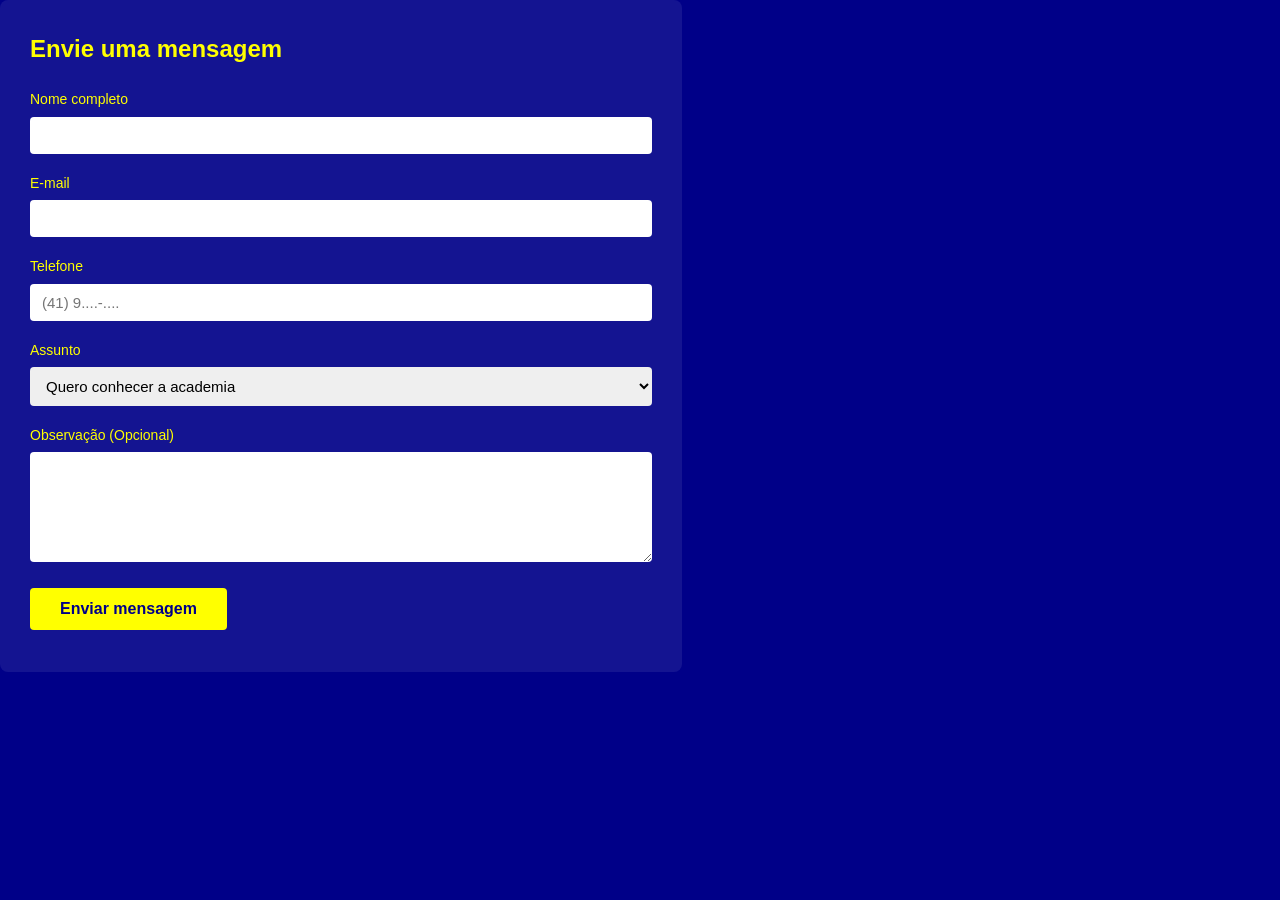
<file: ícone.prog.tcc/testecadas.html>
<!DOCTYPE html>
<html lang="en">
<head>
    <meta charset="UTF-8">
    <meta name="viewport" content="width=device-width, initial-scale=1.0">
    <link rel="stylesheet" href="testecadas.css">
    <title>Cadastro</title>
</head>
<body>
          
       <div class="contato-grid">
            <div class="form-box">
                <h2>Envie uma mensagem</h2>
                <form id="contatoForm">
                    <div class="form-group">
                        <label for="nome">Nome completo</label>
                        <input type="text" id="nome" name="nome" required>
                    </div>
                    <div class="form-group">
                        <label for="email">E-mail</label>
                        <input type="email" id="email" name="email" required>
                    </div>
                    <div class="form-group">
                        <label for="telefone">Telefone</label>
                        <input type="tel" id="telefone" name="telefone" placeholder="(41) 9....-....">
                    </div>
                    <div class="form-group">
                        <label for="assunto">Assunto</label>
                        <select id="assunto" name="assunto">
                            <option>Quero conhecer a academia</option>
                            <option>Planos e valores</option>
                            <option>Treinos e modalidades</option>
                            <option>Suporte / dúvida geral</option>
                        </select>
                    </div>
                    <div class="form-group">
                        <label for="observacao">Observação (Opcional)</label>
                        <textarea id="observacao" name="observacao"></textarea>
                    </div>
                    <button type="submit" class="submit-btn">Enviar mensagem</button>
                    <p id="formStatus"></p>
                </form>
            </div>
</body>
</html>
</file>
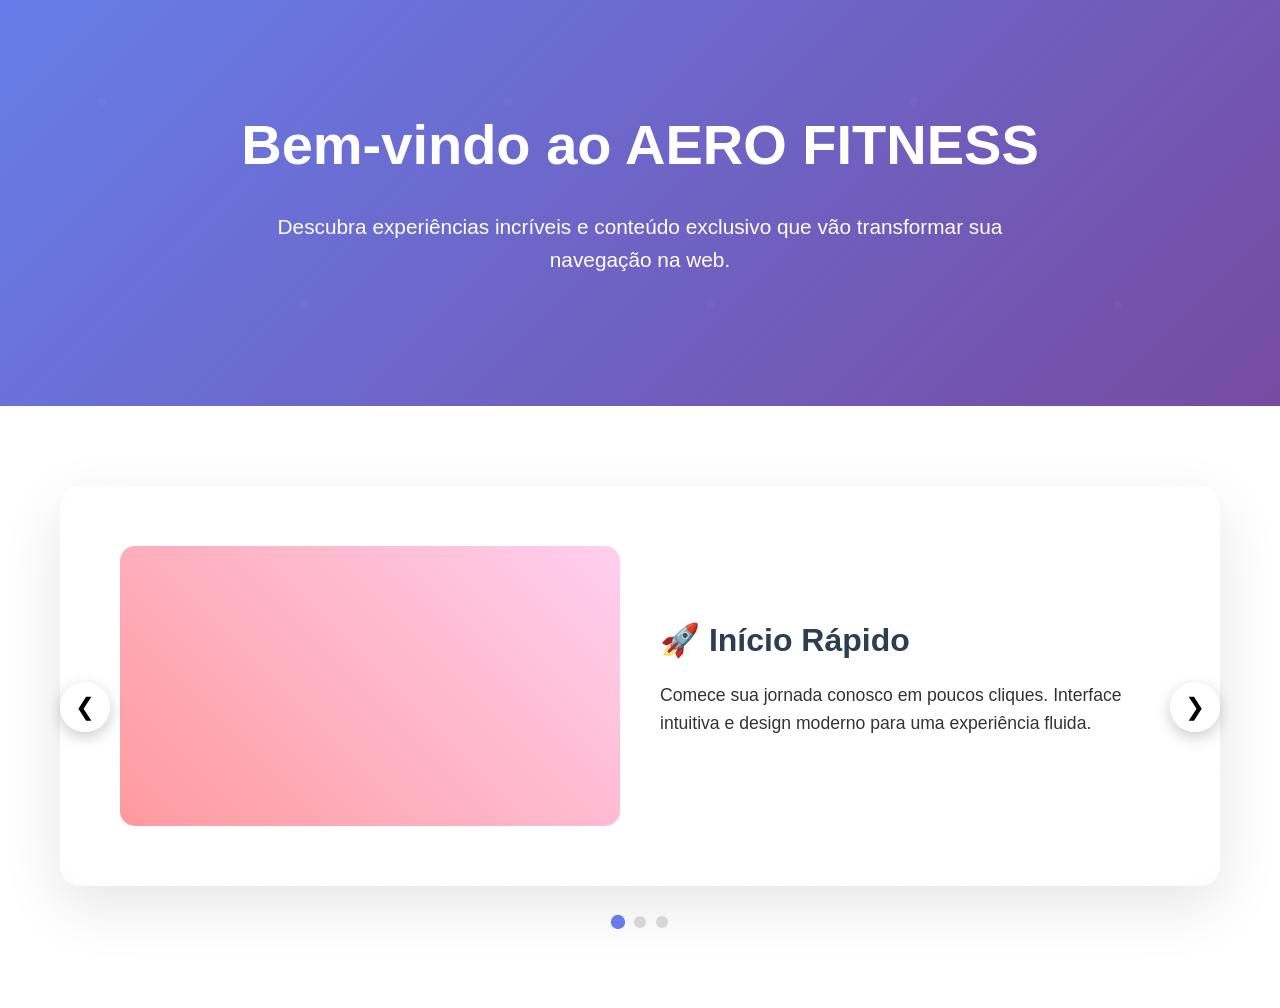
<file: ícone.prog.tcc/TEXT.HTML>
<!DOCTYPE html>
<html lang="pt-BR">
<head>
    <meta charset="UTF-8">
    <meta name="viewport" content="width=device-width, initial-scale=1.0">
    <title>Site com Carrossel e Boas-vindas</title>
    <style>
        * {
            margin: 0;
            padding: 0;
            box-sizing: border-box;
        }

        body {
            font-family: 'Arial', sans-serif;
            line-height: 1.6;
            color: #333;
        }

        /* Seção Boas-vindas */
        .welcome {
            background: linear-gradient(135deg, #667eea 0%, #764ba2 100%);
            color: white;
            text-align: center;
            padding: 100px 20px;
            position: relative;
            overflow: hidden;
        }

        .welcome::before {
            content: '';
            position: absolute;
            top: 0;
            left: 0;
            right: 0;
            bottom: 0;
            background: url('data:image/svg+xml,<svg xmlns="http://www.w3.org/2000/svg" viewBox="0 0 100 100"><defs><pattern id="grain" width="100" height="100" patternUnits="userSpaceOnUse"><circle cx="25" cy="25" r="1" fill="rgba(255,255,255,0.1)"/><circle cx="75" cy="75" r="1" fill="rgba(255,255,255,0.1)"/></pattern></defs><rect width="100" height="100" fill="url(%23grain)"/></svg>');
            opacity: 0.3;
        }

        .welcome-content {
            position: relative;
            z-index: 2;
            max-width: 800px;
            margin: 0 auto;
        }

        .welcome h1 {
            font-size: 3.5rem;
            margin-bottom: 20px;
            animation: fadeInUp 1s ease-out;
        }

        .welcome p {
            font-size: 1.3rem;
            margin-bottom: 30px;
            animation: fadeInUp 1s ease-out 0.3s both;
        }

        .cta-button {
            display: inline-block;
            background: #ff6b6b;
            color: white;
            padding: 15px 40px;
            text-decoration: none;
            border-radius: 50px;
            font-size: 1.2rem;
            font-weight: bold;
            transition: all 0.3s ease;
            animation: fadeInUp 1s ease-out 0.6s both;
        }

        .cta-button:hover {
            background: #ff5252;
            transform: translateY(-3px);
            box-shadow: 0 10px 25px rgba(255, 107, 107, 0.4);
        }

        /* Carrossel */
        .carousel {
            max-width: 1200px;
            margin: 80px auto;
            padding: 0 20px;
            position: relative;
        }

        .carousel-container {
            position: relative;
            height: 400px;
            border-radius: 20px;
            overflow: hidden;
            box-shadow: 0 20px 60px rgba(0,0,0,0.1);
        }

        .carousel-slide {
            position: absolute;
            top: 0;
            left: 0;
            width: 100%;
            height: 100%;
            opacity: 0;
            transition: opacity 0.5s ease-in-out;
        }

        .carousel-slide.active {
            opacity: 1;
        }

        .slide-content {
            display: flex;
            align-items: center;
            height: 100%;
            padding: 60px;
            background: linear-gradient(45deg, rgba(255,255,255,0.1), rgba(255,255,255,0.3));
            backdrop-filter: blur(10px);
        }

        .slide-image {
            flex: 1;
            height: 280px;
            background-size: cover;
            background-position: center;
            border-radius: 15px;
            margin-right: 40px;
        }

        .slide-text {
            flex: 1;
            color: #333;
        }

        .slide-text h3 {
            font-size: 2rem;
            margin-bottom: 15px;
            color: #2c3e50;
        }

        .slide-text p {
            font-size: 1.1rem;
            margin-bottom: 20px;
            line-height: 1.6;
        }

        /* Botões de navegação */
        .carousel-btn {
            position: absolute;
            top: 50%;
            transform: translateY(-50%);
            background: rgba(255,255,255,0.9);
            border: none;
            width: 50px;
            height: 50px;
            border-radius: 50%;
            font-size: 1.5rem;
            cursor: pointer;
            transition: all 0.3s ease;
            z-index: 10;
            box-shadow: 0 5px 15px rgba(0,0,0,0.2);
        }

        .carousel-btn:hover {
            background: white;
            transform: translateY(-50%) scale(1.1);
        }

        .prev {
            left: 20px;
        }

        .next {
            right: 20px;
        }

        /* Indicadores */
        .carousel-indicators {
            display: flex;
            justify-content: center;
            gap: 10px;
            margin-top: 30px;
        }

        .indicator {
            width: 12px;
            height: 12px;
            border-radius: 50%;
            background: #ddd;
            cursor: pointer;
            transition: all 0.3s ease;
        }

        .indicator.active {
            background: #667eea;
            transform: scale(1.2);
        }

        /* Animações */
        @keyframes fadeInUp {
            from {
                opacity: 0;
                transform: translateY(30px);
            }
            to {
                opacity: 1;
                transform: translateY(0);
            }
        }

        /* Responsivo */
        @media (max-width: 768px) {
            .welcome h1 {
                font-size: 2.5rem;
            }
            
            .carousel-container {
                height: 300px;
            }
            
            .slide-content {
                flex-direction: column;
                text-align: center;
                padding: 40px 20px;
            }
            
            .slide-image {
                margin-right: 0;
                margin-bottom: 20px;
                height: 200px;
                width: 100%;
            }
        }
    </style>
</head>
<body>
    <!-- Seção Boas-vindas -->
    <section class="welcome">
        <div class="welcome-content">
            <h1>Bem-vindo ao AERO FITNESS</h1>
            <p>Descubra experiências incríveis e conteúdo exclusivo que vão transformar sua navegação na web.</p>
            <a href="" class=""></a>
        </div>
    </section>

    <!-- Carrossel -->
    <section class="carousel" id="carousel">
        <div class="carousel-container">
            <div class="carousel-slide active">
                <div class="slide-content">
                    <div class="slide-image" style="background-image: linear-gradient(45deg, #ff9a9e, #fecfef);"></div>
                    <div class="slide-text">
                        <h3>🚀 Início Rápido</h3>
                        <p>Comece sua jornada conosco em poucos cliques. Interface intuitiva e design moderno para uma experiência fluida.</p>
                    </div>
                </div>
            </div>

            <div class="carousel-slide">
                <div class="slide-content">
                    <div class="slide-image" style="background-image: linear-gradient(45deg, #a8edea, #fed6e3);"></div>
                    <div class="slide-text">
                        <h3>✨ Recursos Incríveis</h3>
                        <p>Explore funcionalidades avançadas que vão surpreender você. Tudo pensado para facilitar sua vida!</p>
                    </div>
                </div>
            </div>

            <div class="carousel-slide">
                <div class="slide-content">
                    <div class="slide-image" style="background-image: linear-gradient(45deg, #ffecd2, #fcb69f);"></div>
                    <div class="slide-text">
                        <h3>💎 Suporte Premium</h3>
                        <p>Estamos aqui para ajudar 24/7. Nossa equipe está pronta para resolver qualquer dúvida que você tenha.</p>
                    </div>
                </div>
            </div>
        </div>

        <!-- Botões de navegação -->
        <button class="carousel-btn prev" onclick="changeSlide(-1)">❮</button>
        <button class="carousel-btn next" onclick="changeSlide(1)">❯</button>

        <!-- Indicadores -->
        <div class="carousel-indicators">
            <span class="indicator active" onclick="currentSlide(1)"></span>
            <span class="indicator" onclick="currentSlide(2)"></span>
            <span class="indicator" onclick="currentSlide(3)"></span>
        </div>
    </section>

    <script>
        let currentSlideIndex = 0;
        const slides = document.querySelectorAll('.carousel-slide');
        const indicators = document.querySelectorAll('.indicator');

        function showSlide(index) {
            slides.forEach(slide => slide.classList.remove('active'));
            indicators.forEach(ind => ind.classList.remove('active'));
            
            slides[index].classList.add('active');
            indicators[index].classList.add('active');
        }

        function changeSlide(direction) {
            currentSlideIndex += direction;
            if (currentSlideIndex >= slides.length) currentSlideIndex = 0;
            if (currentSlideIndex < 0) currentSlideIndex = slides.length - 1;
            showSlide(currentSlideIndex);
        }

        function currentSlide(index) {
            currentSlideIndex = index - 1;
            showSlide(currentSlideIndex);
        }

        // Auto-play do carrossel
        setInterval(() => {
            changeSlide(1);
        }, 5000);

        // Suavização do scroll para o carrossel
        document.querySelector('.cta-button').addEventListener('click', (e) => {
            e.preventDefault();
            document.getElementById('carousel').scrollIntoView({
                behavior: 'smooth'
            });
        });
    </script>
</body>
</html>
</file>
<file: ícone.prog.tcc/style2.css>
@import url('https://fonts.googleapis.com/css2?family=Poppins:wght@600&display=swap');


*{

    margin: 0;
    padding: 0;
    
}
 
body{
    width: 100%;
    height: 100vh;
    font-family: 'Poppins', sans-serif;
    background: linear-gradient(to left, #4776E6, #1e0998);
    background: linear-gradient(to right, #4776E6, #1e0998);
}
#form{
    position: relative;
    top: 50%;
    left: 50%;
    transform: translate(-50%, -50%);
    background: #fff;
    border-radius: 10px;
    padding: 60px;
    width: min-content;
    align-items: center;
    color: #2b344b;
    animation: iniciar 1.6s ease-out;
    pointer-events: all;
}
.title{
    font-size: 1.8em;
    margin-bottom: 10%;
}
.input{
    min-width: 280px;
    border-radius: 22px;
    border: 2px #6f7e8a solid;
    padding: 5px;
    margin: 0px 0px 12px --5px;
}

.input input{
    width: 80%;
    border: none;
    outline: none;
    font-family: 'Poppins', sans-serif;
    transform: translateY(-10%);
    color: #2b344b;
    font-size: 11pt;
}
#btn{
    margin-top: 10%;
    width: 100%;
    text-align: center;
}
#btn button{
    font-family: 'Poppins', sans-serif;
    background: linear-gradient(to left, #3f6aa7, #5370ff, #537dbc);
    width: 100%;
    height: 40px;
    border: none;
    color: white;
    font-size: 1.2em;
    border-radius: 20px;
    outline: none;
    cursor: pointer;
}
#btn button:hover{
    background: linear-gradient(to right, #3f6aa7, #5370ff, #537dbc);}

@keyframes iniciar{
    0%{
        top: -20%;
        opacity: 0;
        pointer-events: none;
    }
    100%{
        top: 50%;
        opacity: 100%;
        pointer-events: all;
    }
}
</file>
<file: ícone.prog.tcc/contato.css>
* {
    margin: 0;
    padding: 0;
    box-sizing: border-box;
    font-family: 'Century', sans-serif;
}

html {
    scroll-behavior: smooth;
}

body {
    background-color: rgb(0, 0, 136);
    line-height: 1.6;
    overflow-x: hidden;
}

.barra {
    background-color: yellow;
    padding: 10px 0;
    width: 100%;
    position: sticky;
    top: 0;
    z-index: 1000;
}

.barra ul {
    display: flex;
    justify-content: space-around;
    align-items: center;
    list-style: none;
    margin: 0;
    width: 100%;
}

.barra ul li {
    color: black;
    font-size: 20px;
    font-weight: bold;
    position: relative;
    cursor: pointer;
    text-align: center;
}

.barra ul li a {
    text-decoration: none;
    color: inherit;
}

.sub-menu {
    display: none;
    position: absolute;
    top: 100%;
    left: 0;
    background-color: orange;
    min-width: 160px;
    border-radius: 0 0 5px 5px;
    box-shadow: 0 4px 8px rgba(0,0,0,0.3);
    z-index: 1000;
}

.barra ul li:hover .sub-menu {
    display: block;
}

.sub-menu ul {
    display: flex;
    flex-direction: column;
    margin-right: 0;
    padding: 0;
}

.sub-menu ul li {
    width: 100%;
    margin: 0;
    padding: 10px 15px;
    border-bottom: 1px solid rgba(255,255,255,0.1);
}

.sub-menu ul li:hover {
    background-color: orange;
}

.sub-menu ul li a {
    color: white;
    font-size: 14px;
    display: block;
}

.config {
    position: relative;
}

.sub-conf {
    display: none;
    position: absolute;
    top: 100%;
    right: 0;
    left: auto;
    background-color: orange;
    min-width: 200px;
    border-radius: 0 0 5px 5px;
    box-shadow: 0 4px 8px rgba(0,0,0,0.3);
    z-index: 1000;
}

.barra ul li:hover .sub-conf {
    display: block;
}

.sub-conf ul {
    display: flex;
    flex-direction: column;
    margin-right: 0;
    padding: 0;
}

.sub-conf ul li {
    width: 100%;
    margin: 0;
    padding: 10px 15px;
    border-bottom: 1px solid rgba(255,255,255,0.1);
}

.sub-conf ul li:hover {
    background-color: rgba(255, 242, 1, 0.785);
}

.sub-conf ul li a {
    color: white;
    font-size: 14px;
    display: block;
}

.usuario img, .config img {
    width: 35px;
    height: 35px;
}

.user-initials {
    display: inline-flex;
    align-items: center;
    justify-content: center;
    width: 35px;
    height: 35px;
    background: linear-gradient(45deg, #ff6b35, #f7931e);
    color: white;
    font-weight: bold;
    font-size: 14px;
    border-radius: 50%;
    text-decoration: none;
    box-shadow: 0 2px 8px rgba(0,0,0,0.3);
    transition: all 0.3s ease;
    cursor: pointer;
}

.user-initials:hover {
    transform: scale(1.1);
    box-shadow: 0 4px 12px rgba(0,0,0,0.4);
}

section.content {
    max-width: 1100px;
    margin: 0 auto;
    padding: 30px 30px 20px 30px; 
    color: white;
    min-height: 50vh; 
}

.contato-grid {
    display: grid;
    grid-template-columns: 1fr;
    max-width: 600px;
    margin: 0 auto;
    gap: 40px;
    align-items: start;
}

.form-box {
    background-color: transparent;
    border-radius: 8px;
    padding: 30px;
    display: flex;
    flex-direction: column;
}

.form-box h2 {
    color: yellow;
    font-size: 24px;
    margin-bottom: 20px;
    text-align: center;
}

.form-group {
    margin-bottom: 18px;
}

.form-group label {
    display: block;
    font-size: 14px;
    margin-bottom: 6px;
    color: yellow;
}

.form-group input,
.form-group select,
.form-group textarea {
    width: 100%;
    padding: 10px 12px;
    border-radius: 4px;
    border: none;
    font-size: 15px;
    font-family: inherit;
    background-color: white;
}

.form-group textarea {
    resize: vertical;
    min-height: 110px;
}

.submit-btn {
    background-color: yellow;
    color: rgb(0, 0, 136);
    font-weight: bold;
    font-size: 16px;
    border: none;
    padding: 12px 30px;
    border-radius: 4px;
    cursor: pointer;
    transition: background-color 0.2s;
    width: 100%;
}

.submit-btn:hover {
    background-color: orange;
}

#formStatus {
    margin-top: 12px;
    font-size: 14px;
    color: yellow;
    text-align: center;
}

.whats-btn {
    display: flex;
    align-items: center;
    justify-content: center;
    gap: 12px;
    margin-top: 20px;
    background: linear-gradient(135deg, #25D366, #128C7E);
    color: white;
    font-weight: bold;
    font-size: 17px;
    padding: 16px 24px;
    border-radius: 8px;
    text-decoration: none;
    width: 100%;
    letter-spacing: 0.5px;
}

.whats-btn:hover {
    background: linear-gradient(135deg, #20b858, #0e7a6e);
}

.whats-icon {
    font-size: 24px;
    display: inline-block;
    animation: pulse 2s infinite;
}

@keyframes pulse {
    0% {
        transform: scale(1);
    }
    50% {
        transform: scale(1.1);
    }
    100% {
        transform: scale(1);
    }
}

.site-footer {
    background-color: #c9a53b;
    color: #2c2a1e;
    padding: 12px 30px 10px 30px;
    font-family: 'Century', sans-serif;
    margin-top: 40px;
    border-top: 1px solid rgba(255, 245, 180, 0.4);
}

.footer-container {
    display: flex;
    justify-content: space-between;
    align-items: flex-start;
    max-width: 1200px;
    margin: 0 auto;
    flex-wrap: wrap;
    gap: 15px;
}

.footer-section {
    flex: 1;
    min-width: 160px;
}

.contact-section h3,
.partnerships-section h3,
.social-section h3 {
    font-size: 0.65rem;
    font-weight: bold;
    text-transform: uppercase;
    letter-spacing: 1.2px;
    margin-bottom: 8px;
    color: #2c2a1e;
    opacity: 0.8;
}

.contact-list {
    list-style: none;
    padding: 0;
    margin: 0;
}

.contact-list li {
    display: flex;
    align-items: center;
    gap: 6px;
    font-size: 0.6rem;
    margin-bottom: 5px;
    color: #2c2a1e;
    opacity: 0.85;
    line-height: 1.3;
}

.contact-list li img {
    width: 11px;
    height: 11px;
    flex-shrink: 0;
}

.logos-wrapper {
    display: flex;
    gap: 10px;
    align-items: center;
    justify-content: center;
    flex-wrap: wrap;
}

.logos-wrapper img {
    height: 32px;
    width: auto;
    opacity: 0.85;
    transition: opacity 0.2s, transform 0.2s;
    object-fit: contain;
}

.social-icons-footer {
    display: flex;
    gap: 10px;
    justify-content: flex-end;
    flex-wrap: wrap;
}

.social-icons-footer a {
    display: inline-flex;
    align-items: center;
    justify-content: center;
    transition: transform 0.2s ease;
    text-decoration: none;
}

.social-icons-footer a:hover {
    transform: scale(1.1);
}

.social-icons-footer img {
    width: 18px;
    height: 18px;
    transition: filter 0.2s;
    display: block;
}

.footer-bottom {
    text-align: center;
    margin-top: 12px;
    padding-top: 8px;
    border-top: 1px solid rgba(44, 42, 30, 0.2);
    font-size: 0.55rem;
    opacity: 0.7;
}

.footer-bottom p {
    margin: 0;
}

@media (max-width: 768px) {
    .site-footer {
        padding: 10px 15px 8px 15px;
    }
    
    .footer-container {
        flex-direction: column;
        text-align: center;
        gap: 12px;
        align-items: stretch;
    }
    
    .footer-section {
        min-width: 100%;
    }
    
    .contact-list li {
        justify-content: center;
    }
    
    .social-icons-footer {
        justify-content: center;
    }
    
    .partnerships-section {
        order: 2;
    }
    
    .social-section {
        order: 1;
    }
    
    .contact-section {
        order: 3;
    }
    
    .logos-wrapper {
        justify-content: center;
    }
}
</file>
<file: ícone.prog.tcc/Início.css>
* {
    margin: 0;
    padding: 0;
    box-sizing: border-box;
    font-family: 'Century', sans-serif;
}

html {
    scroll-behavior: smooth;
}

body {
    background-color: rgb(0, 0, 136); 
    line-height: 1.6;
    overflow-x: hidden;
}

header {
    width: 100%;
    height: 360px;
    overflow: hidden;
    position: relative;
    background: #000; 
}

.carousel, .carousel-inner {
    width: 100%;
    height: 100%;
}

.carousel-item {
    min-width: 100%;
    height: 100%;
    display: none; 
}

.carousel-item.active {
    display: block;
}

.carousel-item img {
    width: 100%;
    height: 100%;
    object-fit: cover;
}

.prev, .next {
    position: absolute;
    top: 50%;
    transform: translateY(-50%);
    background: rgba(0,0,0,0.3);
    color: white;
    border: none;
    padding: 15px;
    cursor: pointer;
    font-size: 20px;
    z-index: 10;
}

.prev { left: 0; }
.next { right: 0; }
.prev:hover, .next:hover { background: rgba(0,0,0,0.8); }

.barra {
    background-color: yellow;
    padding: 10px 0; 
    width: 100%;
    position: sticky;
    top: 0;
}

.barra ul {
    display: flex; 
    justify-content: space-around; 
    align-items: center; 
    list-style: none;
    margin: 0; 
    width: 100%;
}

.barra ul li {
    color: black; 
    font-size: 20px;
    font-weight: bold;
    position: relative;
    cursor: pointer;
    text-align: center;
}

.barra ul li a {
    text-decoration: none;
    color: inherit;
}

.sub-menu {
    display: none;
    position: absolute;
    top: 100%; 
    left: 0;
    background-color: orange;
    min-width: 160px;
    border-radius: 0 0 5px 5px;
    box-shadow: 0 4px 8px rgba(0,0,0,0.3);
    z-index: 1000;
}

.barra ul li:hover .sub-menu {
    display: block;
}

.sub-menu ul {
    display: flex;
    flex-direction: column; 
    margin-right: 0;
    padding: 0;
}

.sub-menu ul li {
    width: 100%;
    margin: 0;
    padding: 10px 15px;
    border-bottom: 1px solid rgba(255,255,255,0.1);
}

.sub-menu ul li:hover {
    background-color: orange;
}

.sub-menu ul li a {
    color: white;
    font-size: 14px;
    display: block;
}

.config {
    position: relative; 
}

.sub-conf {
    display: none;
    position: absolute;
    top: 100%; 
    right: 0; 
    left: auto; 
    background-color: orange;
    min-width: 200px; 
    border-radius: 0 0 5px 5px;
    box-shadow: 0 4px 8px rgba(0,0,0,0.3);
    z-index: 1000;
}

.barra ul li:hover .sub-conf {
    display: block;
}

.sub-conf ul {
    display: flex;
    flex-direction: column; 
    margin-right: 0;
    padding: 0;
}

.sub-conf ul li {
    width: 100%;
    margin: 0;
    padding: 10px 15px;
    border-bottom: 1px solid rgba(255,255,255,0.1);
}

.sub-conf ul li:hover {
    background-color: rgba(255, 242, 1, 0.785);
}

.sub-conf ul li a {
    color: white;
    font-size: 14px;
    display: block;
}

.usuario img, .config img {
    width: 35px; 
    height: 35px;
}

.user-initials {
    display: inline-flex;
    align-items: center;
    justify-content: center;
    width: 35px;
    height: 35px;
    background: linear-gradient(45deg, #ff6b35, #f7931e);
    color: white;
    font-weight: bold;
    font-size: 14px;
    border-radius: 50%;
    text-decoration: none;
    box-shadow: 0 2px 8px rgba(0,0,0,0.3);
    transition: all 0.3s ease;
    cursor: pointer;
}

.user-initials:hover {
    transform: scale(1.1);
    box-shadow: 0 4px 12px rgba(0,0,0,0.4);
}

.welcome {
    display: flex;
    flex-wrap: wrap;
    padding: 50px;
    gap: 20px;
}

.welcome-content {
    flex: 1;
    min-width: 300px;
}

.welcome h1 {
    color: white;
    text-align: center;
    display: inline-flex;
    margin-left: 100px;
    font-size: 40px;
    font-style: normal; 
    white-space: nowrap;
    display: flex;
    width: 100%;
    margin-left: 35%; 
    font-size: 45px;
    margin-bottom: 50px;
}

.welcome p {
    color: white;
    text-align: justify;
    font-size: 20px;
    font-style: italic;
    margin-left: 5px;
}

.scroll-target {
    scroll-margin-top: 80px;
    font-size: 20px;
    font-weight: bold;
}

.scroll-target strong {
    color: yellow;
}

.main {
    flex: 0.5;
    display: flex;
    justify-content: center;
    align-items: center;
}

.logo img {
    max-width: 900px;
    margin-left: 20%;
    margin-top: 50px;
    filter: brightness(0) invert(1); 
}

.site-footer {
    background-color: #c9a53b;
    color: #2c2a1e;
    padding: 12px 30px 10px 30px;
    font-family: 'Century', sans-serif;
    margin-top: 40px;
    border-top: 1px solid rgba(255, 245, 180, 0.4);
}

.footer-container {
    display: flex;
    justify-content: space-between;
    align-items: flex-start;
    max-width: 1200px;
    margin: 0 auto;
    flex-wrap: wrap;
    gap: 15px;
}

.footer-section {
    flex: 1;
    min-width: 160px;
}

.contact-section h3,
.partnerships-section h3,
.social-section h3 {
    font-size: 0.65rem;
    font-weight: bold;
    text-transform: uppercase;
    letter-spacing: 1.2px;
    margin-bottom: 8px;
    color: #2c2a1e;
    opacity: 0.8;
}

.contact-list {
    list-style: none;
    padding: 0;
    margin: 0;
}

.contact-list li {
    display: flex;
    align-items: center;
    gap: 6px;
    font-size: 0.6rem;
    margin-bottom: 5px;
    color: #2c2a1e;
    opacity: 0.85;
    line-height: 1.3;
}

.contact-list li img {
    width: 11px;
    height: 11px;
    flex-shrink: 0;
}

.logos-wrapper {
    display: flex;
    gap: 10px;
    align-items: center;
    justify-content: center;
    flex-wrap: wrap;
}

.logos-wrapper img {
    height: 32px;
    width: auto;
    opacity: 0.85;
    transition: opacity 0.2s, transform 0.2s;
    object-fit: contain;
}

.social-icons-footer {
    display: flex;
    gap: 10px;
    justify-content: flex-end;
    flex-wrap: wrap;
}

.social-icons-footer a {
    display: inline-flex;
    align-items: center;
    justify-content: center;
    transition: transform 0.2s ease;
    text-decoration: none;
}

.social-icons-footer a:hover {
    transform: scale(1.1);
}

.social-icons-footer img {
    width: 18px;
    height: 18px;
    transition: filter 0.2s;
    display: block;
}

.footer-bottom {
    text-align: center;
    margin-top: 12px;
    padding-top: 8px;
    border-top: 1px solid rgba(44, 42, 30, 0.2);
    font-size: 0.55rem;
    opacity: 0.7;
}

.footer-bottom p {
    margin: 0;
}

@media (max-width: 768px) {
    .site-footer {
        padding: 10px 15px 8px 15px;
    }
    
    .footer-container {
        flex-direction: column;
        text-align: center;
        gap: 12px;
        align-items: stretch;
    }
    
    .footer-section {
        min-width: 100%;
    }
    
    .contact-list li {
        justify-content: center;
    }
    
    .social-icons-footer {
        justify-content: center;
    }
    
    .partnerships-section {
        order: 2;
    }
    
    .social-section {
        order: 1;
    }
    
    .contact-section {
        order: 3;
    }
    
    .logos-wrapper {
        justify-content: center;
    }
}
</file>
<file: ícone.prog.tcc/sobrenos.css>
* {
    margin: 0;
    padding: 0;
    box-sizing: border-box;
}

body {
    background-color: rgb(0, 0, 136); 
    line-height: 1.6;
    overflow-x: hidden;
}

.barra {
    background-color: yellow;
    padding: 10px 0; 
    width: 100%;
    position: sticky;
    top: 0;
}

.barra ul {
    display: flex; 
    justify-content: space-around; 
    align-items: center; 
    list-style: none;
    margin: 0; 
    width: 100%;
}

.barra ul li {
    color: black; 
    font-size: 20px;
    font-weight: bold;
    position: relative;
    cursor: pointer;
    text-align: center;
}

.barra ul li a {
    text-decoration: none;
    color: inherit;
}

.sub-menu {
    display: none;
    position: absolute;
    top: 100%; 
    left: 0;
    background-color: orange;
    min-width: 160px;
    border-radius: 0 0 5px 5px;
    box-shadow: 0 4px 8px rgba(0,0,0,0.3);
    z-index: 1000;
}

.barra ul li:hover .sub-menu {
    display: block;
}

.sub-menu ul {
    display: flex;
    flex-direction: column; 
    margin-right: 0;
    padding: 0;
}

.sub-menu ul li {
    width: 100%;
    margin: 0;
    padding: 10px 15px;
    border-bottom: 1px solid rgba(255,255,255,0.1);
}

.sub-menu ul li:hover {
    background-color: orange;
}

.sub-menu ul li a {
    color: white;
    font-size: 14px;
    display: block;
}

.config {
    position: relative; 
}

.sub-conf {
    display: none;
    position: absolute;
    top: 100%; 
    right: 0; 
    left: auto; 
    background-color: orange;
    min-width: 200px; 
    border-radius: 0 0 5px 5px;
    box-shadow: 0 4px 8px rgba(0,0,0,0.3);
    z-index: 1000;
}

.barra ul li:hover .sub-conf {
    display: block;
}

.sub-conf ul {
    display: flex;
    flex-direction: column; 
    margin-right: 0;
    padding: 0;
}

.sub-conf ul li {
    width: 100%;
    margin: 0;
    padding: 10px 15px;
    border-bottom: 1px solid rgba(255,255,255,0.1);
}

.sub-conf ul li:hover {
    background-color: rgba(255, 242, 1, 0.785);
}

.sub-conf ul li a {
    color: white;
    font-size: 14px;
    display: block;
}

.usuario img, .config img {
    width: 35px; 
    height: 35px;
}

.user-initials {
    display: inline-flex;
    align-items: center;
    justify-content: center;
    width: 35px;
    height: 35px;
    background: linear-gradient(45deg, #ff6b35, #f7931e);
    color: white;
    font-weight: bold;
    font-size: 14px;
    border-radius: 50%;
    text-decoration: none;
    box-shadow: 0 2px 8px rgba(0,0,0,0.3);
    transition: all 0.3s ease;
    cursor: pointer;
}

.user-initials:hover {
    transform: scale(1.1);
    box-shadow: 0 4px 12px rgba(0,0,0,0.4);
}

section.content {
    max-width: 1100px;
    margin: 0 auto;
    padding: 30px 20px;
}

.section-title {
    font-size: 1.8rem;
    margin: 40px 0 25px 0;
    color: #ffd700;
    border-bottom: 2px solid #ffd700;
    padding-bottom: 8px;
    display: inline-block;
}

.valor-card {
    background: transparent;
    padding: 25px;
    border-radius: 8px;
    margin-bottom: 20px;
}

.valor-card p {
    font-size: 22.5px;
    line-height: 1.5;
    color: #ddd;
    margin-bottom: 12px;
}

.valor-card strong {
    color: #ffd700;
}

.valor-card h3{
    color: #ffd700;
    font-size: 30px;
}

.valores-grid {
    display: grid;
    grid-template-columns: 1fr 1fr;
    gap: 20px;
    margin-top: 15px;
}

.valores-grid .valor-card {
    border-left: none;
    margin-bottom: 0;
    background: transparent;
}

.titulo {
    font-size: 30px;
    color: #ffd700;
    text-align: center;
    width: 100%;
}

.equipe {
    padding: 80px 20px;
    background-color: transparent;
}

.equipe h2 {
    color: #ffd700;
    font-size: 2.5rem;
    margin-bottom: 1rem;
    text-align: center;
}

.equipe-grid {
    display: grid;
    grid-template-columns: repeat(auto-fit, minmax(320px, 1fr));
    gap: 2rem;
}

.equipe-card {
    background: transparent;
    padding: 2rem;
    border-radius: 10px;
    text-align: center;
    transition: transform 0.3s ease, box-shadow 0.3s ease;
}

.equipe-avatar {
    font-size: 4rem;
    margin-bottom: 1rem;
}

.equipe-card h3 {
    color: #ffd700;
    font-size: 1.4rem;
    margin-bottom: 0.5rem;
}

.cargo {
    color: white;
    font-weight: 600;
    margin-bottom: 0.5rem;
}

.bio {
    color: white;
    line-height: 1.7;
    margin-bottom: 1.5rem;
    font-size: 0.95rem;
}

.redes-sociais {
    display: flex;
    justify-content: center;
    gap: 1rem;
}

.redes-sociais a {
    color: white;
    text-decoration: none;
    font-weight: 600;
    transition: color 0.3s ease;
}

.img-responsive {
    max-width: 100%;
    height: auto;
    border-radius: 10px;
    box-shadow: 0 4px 15px rgba(0, 0, 0, 0.2);
}

.img-banner {
    width: 100%;
    height: 300px;
    object-fit: cover;
    border-radius: 15px;
    margin-bottom: 30px;
    box-shadow: 0 4px 15px rgba(0, 0, 0, 0.1);
}

.beneficios-intro-img {
    margin-bottom: 20px;
}

.equipe-avatar {
    width: 120px;
    height: 120px;
    margin: 0 auto 1.5rem;
    border-radius: 50%;
    overflow: hidden;
    border: 4px solid var(--primary-color);
    display: flex;
    align-items: center;
    justify-content: center;
    background-color: #eee;
}

.equipe-avatar img {
    width: 100%;
    height: 100%;
    object-fit: cover;
}

.historia-imagem {
    width: 100%;
}

@media (max-width: 768px) {
    .img-banner {
        height: 200px;
    }
}

@media (max-width: 768px) {
    section.content {
        padding: 20px 15px;
    }
    
    .section-title {
        font-size: 1.5rem;
    }
    
    .valores-grid {
        grid-template-columns: 1fr;
    }
    
    .equipe-grid {
        grid-template-columns: repeat(2, 1fr);
        max-width: 500px;
        gap: 20px;
    }
}

@media (max-width: 480px) {
    body {
        padding: 10px;
    }
    
    .equipe-grid {
        grid-template-columns: 1fr 1fr;
        max-width: 300px;
        gap: 15px;
    }
    
    .equipe-avatar {
        width: 65px;
        height: 65px;
        font-size: 16px;
    }
    
    .valor-card {
        padding: 18px;
    }
}

section.content {
    max-width: 1100px;
    margin: 0 auto;
    padding: 50px 30px;
    color: white;
}

.info-box {
    background-color: rgb(1, 32, 169);
    border-radius: 8px;
    padding: 30px;
    margin-bottom: 30px;
}

.info-box h2 {
    color: yellow;
    font-size: 30px;
    margin-bottom: 20px;
}

.info-item {
    display: flex;
    gap: 14px;
    margin-bottom: 18px;
    align-items: flex-start;
}

.info-item img {
    width: 22px;
    height: 22px;
    margin-top: 3px;
}

.info-item div strong {
    display: block;
    color: yellow;
    font-size: 22.5px;
}

.info-item div span {
    font-size: 18px;
}

.site-footer {
    background-color: #c9a53b;
    color: #2c2a1e;
    padding: 12px 30px 10px 30px;
    font-family: 'Century', sans-serif;
    margin-top: 40px;
    border-top: 1px solid rgba(255, 245, 180, 0.4);
}

.footer-container {
    display: flex;
    justify-content: space-between;
    align-items: flex-start;
    max-width: 1200px;
    margin: 0 auto;
    flex-wrap: wrap;
    gap: 15px;
}

.footer-section {
    flex: 1;
    min-width: 160px;
}

.contact-section h3,
.partnerships-section h3,
.social-section h3 {
    font-size: 0.65rem;
    font-weight: bold;
    text-transform: uppercase;
    letter-spacing: 1.2px;
    margin-bottom: 8px;
    color: #2c2a1e;
    opacity: 0.8;
}

.contact-list {
    list-style: none;
    padding: 0;
    margin: 0;
}

.contact-list li {
    display: flex;
    align-items: center;
    gap: 6px;
    font-size: 0.6rem;
    margin-bottom: 5px;
    color: #2c2a1e;
    opacity: 0.85;
    line-height: 1.3;
}

.contact-list li img {
    width: 11px;
    height: 11px;
    flex-shrink: 0;
}

.logos-wrapper {
    display: flex;
    gap: 10px;
    align-items: center;
    justify-content: center;
    flex-wrap: wrap;
}

.logos-wrapper img {
    height: 32px;
    width: auto;
    opacity: 0.85;
    transition: opacity 0.2s, transform 0.2s;
    object-fit: contain;
}

.social-icons-footer {
    display: flex;
    gap: 10px;
    justify-content: flex-end;
    flex-wrap: wrap;
}

.social-icons-footer a {
    display: inline-flex;
    align-items: center;
    justify-content: center;
    transition: transform 0.2s ease;
    text-decoration: none;
}

.social-icons-footer a:hover {
    transform: scale(1.1);
}

.social-icons-footer img {
    width: 18px;
    height: 18px;
    transition: filter 0.2s;
    display: block;
}

.footer-bottom {
    text-align: center;
    margin-top: 12px;
    padding-top: 8px;
    border-top: 1px solid rgba(44, 42, 30, 0.2);
    font-size: 0.55rem;
    opacity: 0.7;
}

.footer-bottom p {
    margin: 0;
}

@media (max-width: 768px) {
    .site-footer {
        padding: 10px 15px 8px 15px;
    }
    
    .footer-container {
        flex-direction: column;
        text-align: center;
        gap: 12px;
        align-items: stretch;
    }
    
    .footer-section {
        min-width: 100%;
    }
    
    .contact-list li {
        justify-content: center;
    }
    
    .social-icons-footer {
        justify-content: center;
    }
    
    .partnerships-section {
        order: 2;
    }
    
    .social-section {
        order: 1;
    }
    
    .contact-section {
        order: 3;
    }
    
    .logos-wrapper {
        justify-content: center;
    }
}
</file>
<file: ícone.prog.tcc/testecadas.css>
* {
    margin: 0;
    padding: 0;
    box-sizing: border-box;
    font-family: 'Century', sans-serif;
}

html {
    scroll-behavior: smooth;
}

body {
    background-color: rgb(0, 0, 136);
    line-height: 1.6;
    overflow-x: hidden;
}

.contato-grid {
    display: grid;
    grid-template-columns: 1.1fr 0.9fr;
    gap: 40px;
}

@media (max-width: 850px) {
    .contato-grid {
        grid-template-columns: 1fr;
    }
}

.form-box {
    background-color: rgba(255, 255, 255, 0.08);
    border-radius: 8px;
    padding: 30px;
}

.form-box h2 {
    color: yellow;
    font-size: 24px;
    margin-bottom: 20px;
}

.form-group {
    margin-bottom: 18px;
}

.form-group label {
    display: block;
    font-size: 14px;
    margin-bottom: 6px;
    color: yellow;
}

.form-group input,
.form-group select,
.form-group textarea {
    width: 100%;
    padding: 10px 12px;
    border-radius: 4px;
    border: none;
    font-size: 15px;
    font-family: inherit;
}

.form-group textarea {
    resize: vertical;
    min-height: 110px;
}

.submit-btn {
    background-color: yellow;
    color: rgb(0, 0, 136);
    font-weight: bold;
    font-size: 16px;
    border: none;
    padding: 12px 30px;
    border-radius: 4px;
    cursor: pointer;
    transition: background-color 0.2s;
}

.submit-btn:hover {
    background-color: orange;
}

#formStatus {
    margin-top: 12px;
    font-size: 14px;
    color: yellow;
}
</file>
